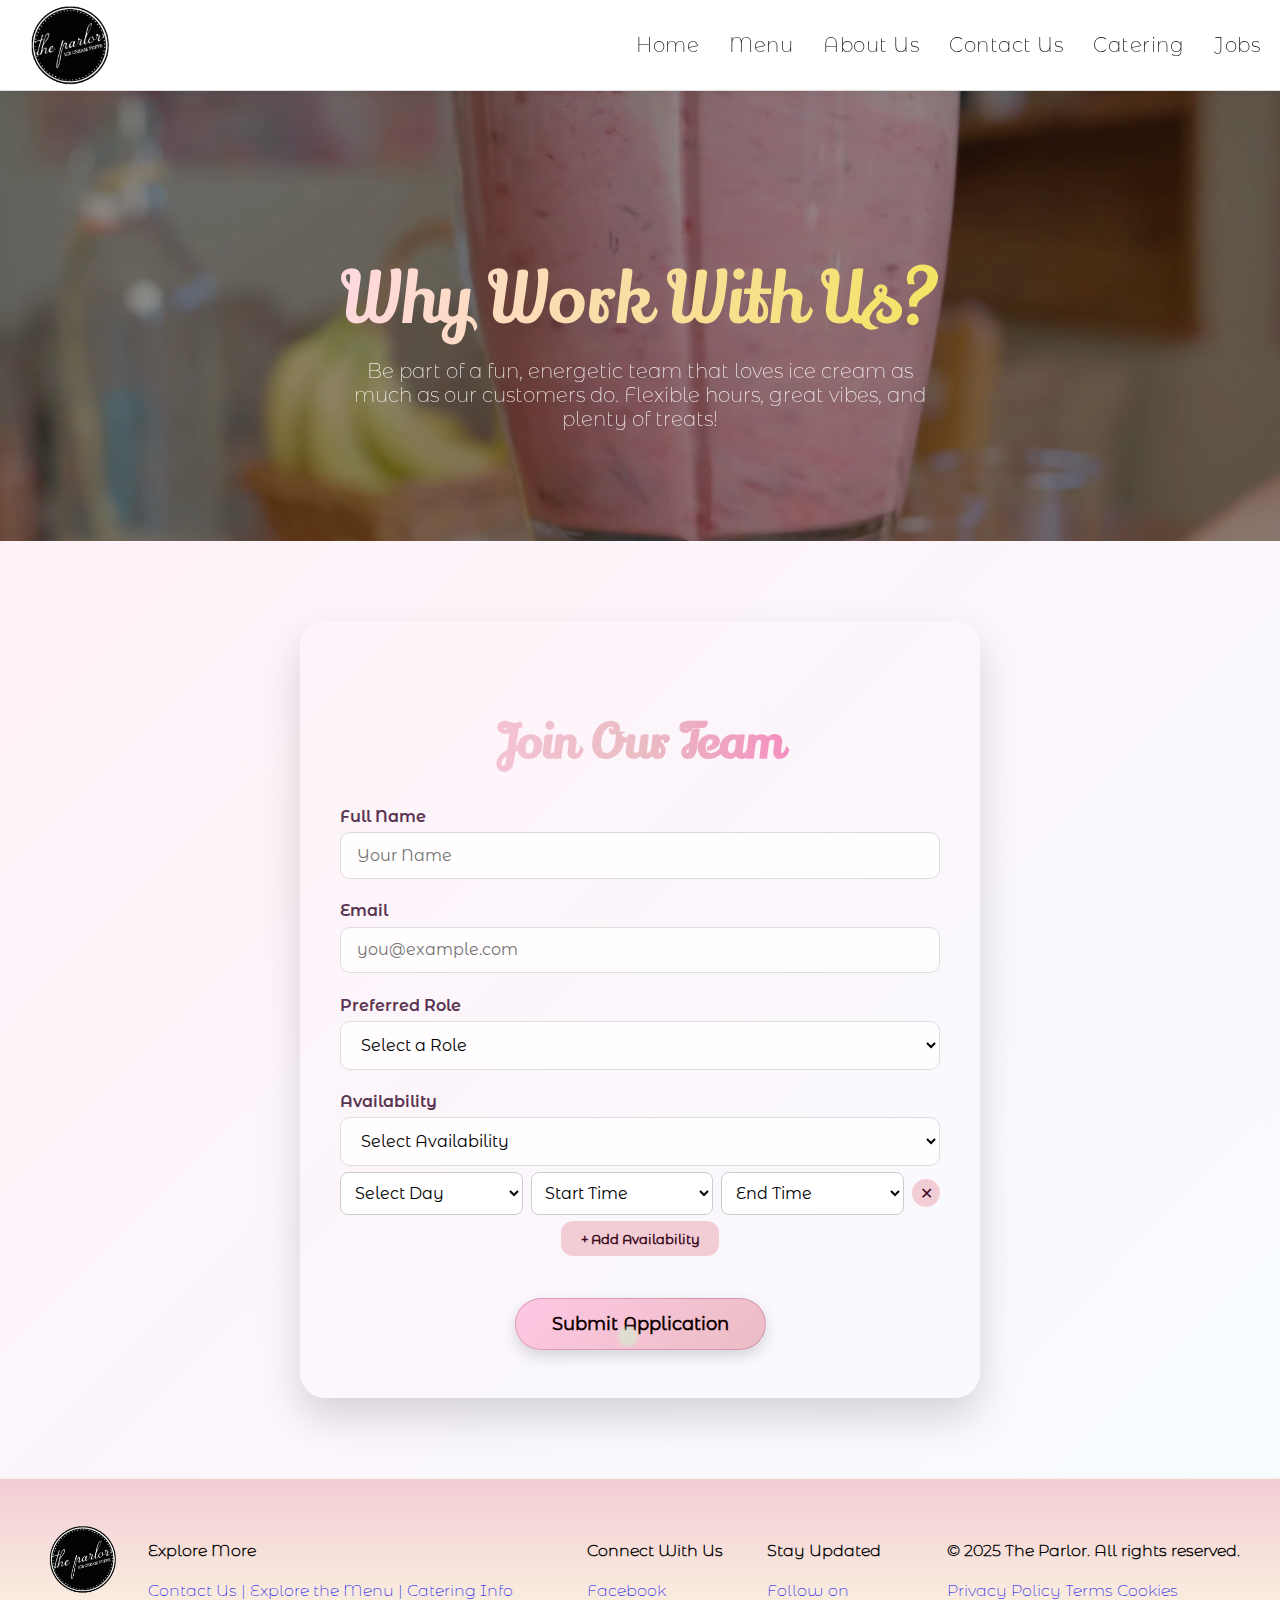
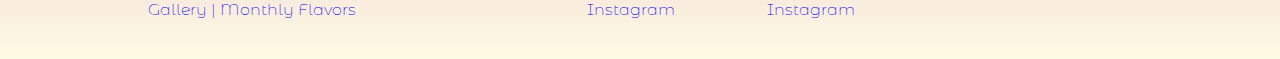
<file: jobs.html>
<!DOCTYPE html>
<html lang="en">
  <link rel="preload" href="assets/fonts/MontserratAlternates-ExtraLight.woff" as="font" type="font/woff2" crossorigin>
  <link rel="preload" href="assets/fonts/MontserratAlternates-Light.woff2" as="font" type="font/woff2" crossorigin>
  <link rel="preload" href="assets/fonts/MontserratAlternates-SemiBold.woff" as="font" type="font/woff2" crossorigin>
<link rel="preconnect" href="https://fonts.googleapis.com">
<link rel="preconnect" href="https://fonts.gstatic.com" crossorigin>    
<head>
  <meta charset="UTF-8" />
  <meta name="viewport" content="width=device-width, initial-scale=1.0" />
  <title>Jobs – Mobile</title>

  <!-- Styles -->
  <link rel="stylesheet" href="jobs.css" />
  <link rel="stylesheet" href="navbar.css" />


</head>
<body>
  <nav class="navbar">
    <!-- Left side (mobile only) -->
    <div class="left-icons">
      <div class="location-icon" id="locationBtn"></div>
      <div class="time-icon" id="timeBtn"></div>
      <div class="info-content" id="locationContent">
        <strong>Location:</strong> 2620 Fair Oaks Blvd, Sacramento, CA
      </div>
      <div class="info-content" id="timeContent">
        <strong>Hours:</strong><br>
        Thursday: 1–9:30 PM (Thanksgiving:Closed)<br>
        Friday: 1–10 PM<br>
        Saturday: 1–10 PM<br>
        Sunday: 1–9:30 PM<br>
        Monday: 1–9:30 PM<br>
        Tuesday: 1–9:30 PM<br>
        Wednesday: 1–9:30 PM
      </div>
    </div>
  
    <!-- Logo -->
    <div class="navbar-logo">
      <a href="index.html">
        <img src="/images/parlor_logo.webp" alt="The Parlor Logo">
      </a>
    </div>
  
    <!-- Right links -->
    <div class="right-links">
      <ul class="nav-links">
        <li><a href="index.html">Home</a></li>
        <li><a href="menu.html" class="highlight">Menu</a></li>
        <li><a href="aboutus.html">About Us</a></li>
        <li><a href="contact.html">Contact Us</a></li>
        <li><a href="catering.html">Catering</a></li>
        <li><a href="jobs.html">Jobs</a></li>
      </ul>
  
      <a href="menu.html" class="menu-toggle" id="menuToggle"></a>
  
      <!-- Scroll button -->
      <div class="scroll-button" id="scrollBtn"></div>
  
      <!-- Scroll dropdown -->
      <div class="scroll-menu" id="scrollMenu">
        <a class="scroll-link" href="index.html">HOME</a>
        <a class="scroll-link" href="aboutus.html">ABOUT US</a>
        <a class="scroll-link" href="contact.html">CONTACT US</a>
        <a class="scroll-link" href="catering.html">CATERING</a>
        <a class="scroll-link" href="jobs.html">JOBS</a>
      </div>
    </div>
  
    <!-- Mobile dropdown -->
    <div class="mobile-menu" id="mobileMenu">
      <a href="index.html">Home</a>
      <a href="menu.html">Menu</a>
      <a href="aboutus.html">About Us</a>
      <a href="contact.html">Contact Us</a>
      <a href="catering.html">Catering</a>
      <a href="jobs.html">Jobs</a>
    </div>
  </nav>    

  <!-- Jobs Hero -->
  <section class="jobs-hero">
    <video autoplay muted loop playsinline>
      <source src="videos/blend.mp4" type="video/mp4">
      Your browser does not support the video tag.
    </video>
    <div class="hero-overlay">
      <h1>Why Work With Us?</h1>
      <p>Be part of a fun, energetic team that loves ice cream as much as our customers do. Flexible hours, great vibes, and plenty of treats!</p>
    </div>
  </section>

  <section class="jobs-section">
    <div class="jobs-form-container">
      <h2 class="jobs-title">Join Our Team</h2>
  
      <form class="jobs-form">
        <div class="form-group">
          <label>Full Name</label>
          <input type="text" name="name" placeholder="Your Name" required>
        </div>
  
        <div class="form-group">
          <label>Email</label>
          <input type="email" name="email" placeholder="you@example.com" required>
        </div>
  
        <div class="form-group">
          <label for="role">Preferred Role</label>
          <select id="role" name="role" required>
            <option value="">Select a Role</option>
            <option value="cashier">Cashier</option>
            <option value="manager">Manager</option>
            <option value="other">Other</option>
          </select>
        </div>
        
        <div class="form-group availability-section">
          <label for="availability">Availability</label>
          <select id="availability" name="availability" required>
            <option value="">Select Availability</option>
            <option value="weekday">Weekdays</option>
            <option value="weekend">Weekends</option>
            <option value="flexible">Flexible</option>
          </select>
          <div id="availability-container" class="availability-container"></div>
          <button type="button" class="add-availability">+ Add Availability</button>
        </div>
        
        <button type="submit" class="btn-drip">Submit Application</button>
        
  </section>
  
<!-- FOOTER -->
<footer class="site-footer">
  <div class="footer-container">
    <div class="footer-left">
      <img src="../images/parlor_logo.webp" alt="The Parlor Logo" class="footer-logo">
    </div>

    <div class="footer-columns">
      <div class="footer-column">
        <h4>Explore More</h4>
        <a href="contact.html">Contact Us |</a>
        <a href="menu.html">Explore the Menu |</a>
        <a href="catering.html">Catering Info</a>
        <a href="index.html#gallery">Gallery |</a>
        <a href="https://www.instagram.com/theparloricecream/?hl=en" target="_blank" rel="noopener">Monthly Flavors</a>
      </div>

      <div class="footer-column">
        <h4>Connect With Us</h4>
        <a href="https://www.facebook.com/theparloricecream" target="_blank" rel="noopener">Facebook</a>
        <a href="https://www.instagram.com/theparloricecream/?hl=en" target="_blank" rel="noopener">Instagram</a>
      </div>

      <div class="footer-column">
        <h4>Stay Updated</h4>
        <a href="https://www.instagram.com/theparloricecream/?hl=en" target="_blank" rel="noopener">Follow on Instagram</a>
      </div>
    </div>

    <div class="footer-legal">
      <h4>© 2025 The Parlor. All rights reserved.</h4>
      <div class="footer-legal-links">
        <a href="#">Privacy Policy</a>
        <a href="#">Terms</a>
        <a href="#">Cookies</a>
      </div>
    </div>
  </div>
</footer>
<script>
  // Location & Time dropdowns
  const locationBtn = document.getElementById('locationBtn');
  const timeBtn = document.getElementById('timeBtn');
  const locationContent = document.getElementById('locationContent');
  const timeContent = document.getElementById('timeContent');

  locationBtn.addEventListener('click', (e) => {
    e.stopPropagation();
    locationContent.classList.toggle('show');
    timeContent.classList.remove('show');
  });

  timeBtn.addEventListener('click', (e) => {
    e.stopPropagation();
    timeContent.classList.toggle('show');
    locationContent.classList.remove('show');
  });

  // Scroll dropdown
  const scrollBtn = document.getElementById('scrollBtn');
  const scrollMenu = document.getElementById('scrollMenu');

  scrollBtn.addEventListener('click', (e) => {
    e.stopPropagation();
    scrollMenu.classList.toggle('show');
  });

  // Close all dropdowns when clicking outside
  document.addEventListener('click', () => {
    locationContent.classList.remove('show');
    timeContent.classList.remove('show');
    scrollMenu.classList.remove('show');
  });

</script>
<script>
  // ============================
  // AVAILABILITY FORM FUNCTIONALITY
  // ============================
  const availabilityContainer = document.getElementById('availability-container');
  const addAvailabilityBtn = document.querySelector('.add-availability');

  const days = ['Monday', 'Tuesday', 'Wednesday', 'Thursday', 'Friday', 'Saturday', 'Sunday'];

  // Generate time options (6 AM – 11 PM, every 1 hour)
  function generateTimeOptions() {
    let options = '';
    for (let hour = 6; hour <= 23; hour++) {
      const label = `${hour > 12 ? hour - 12 : hour}:00 ${hour >= 12 ? 'PM' : 'AM'}`;
      const value = `${hour}:00`;
      options += `<option value="${value}">${label}</option>`;
    }
    return options;
  }

  // Create one availability row
  function createAvailabilityRow() {
    const div = document.createElement('div');
    div.classList.add('availability-row');
    div.innerHTML = `
      <select name="day[]" required>
        <option value="">Select Day</option>
        ${days.map(day => `<option value="${day}">${day}</option>`).join('')}
      </select>
      <select name="start_time[]" required>
        <option value="">Start Time</option>
        ${generateTimeOptions()}
      </select>
      <select name="end_time[]" required>
        <option value="">End Time</option>
        ${generateTimeOptions()}
      </select>
      <button type="button" class="remove-row">✕</button>
    `;
    div.querySelector('.remove-row').addEventListener('click', () => {
      div.remove();
    });

    availabilityContainer.appendChild(div);
  }
  createAvailabilityRow();
  addAvailabilityBtn.addEventListener('click', createAvailabilityRow);
</script>

</body>
</html>
</file>
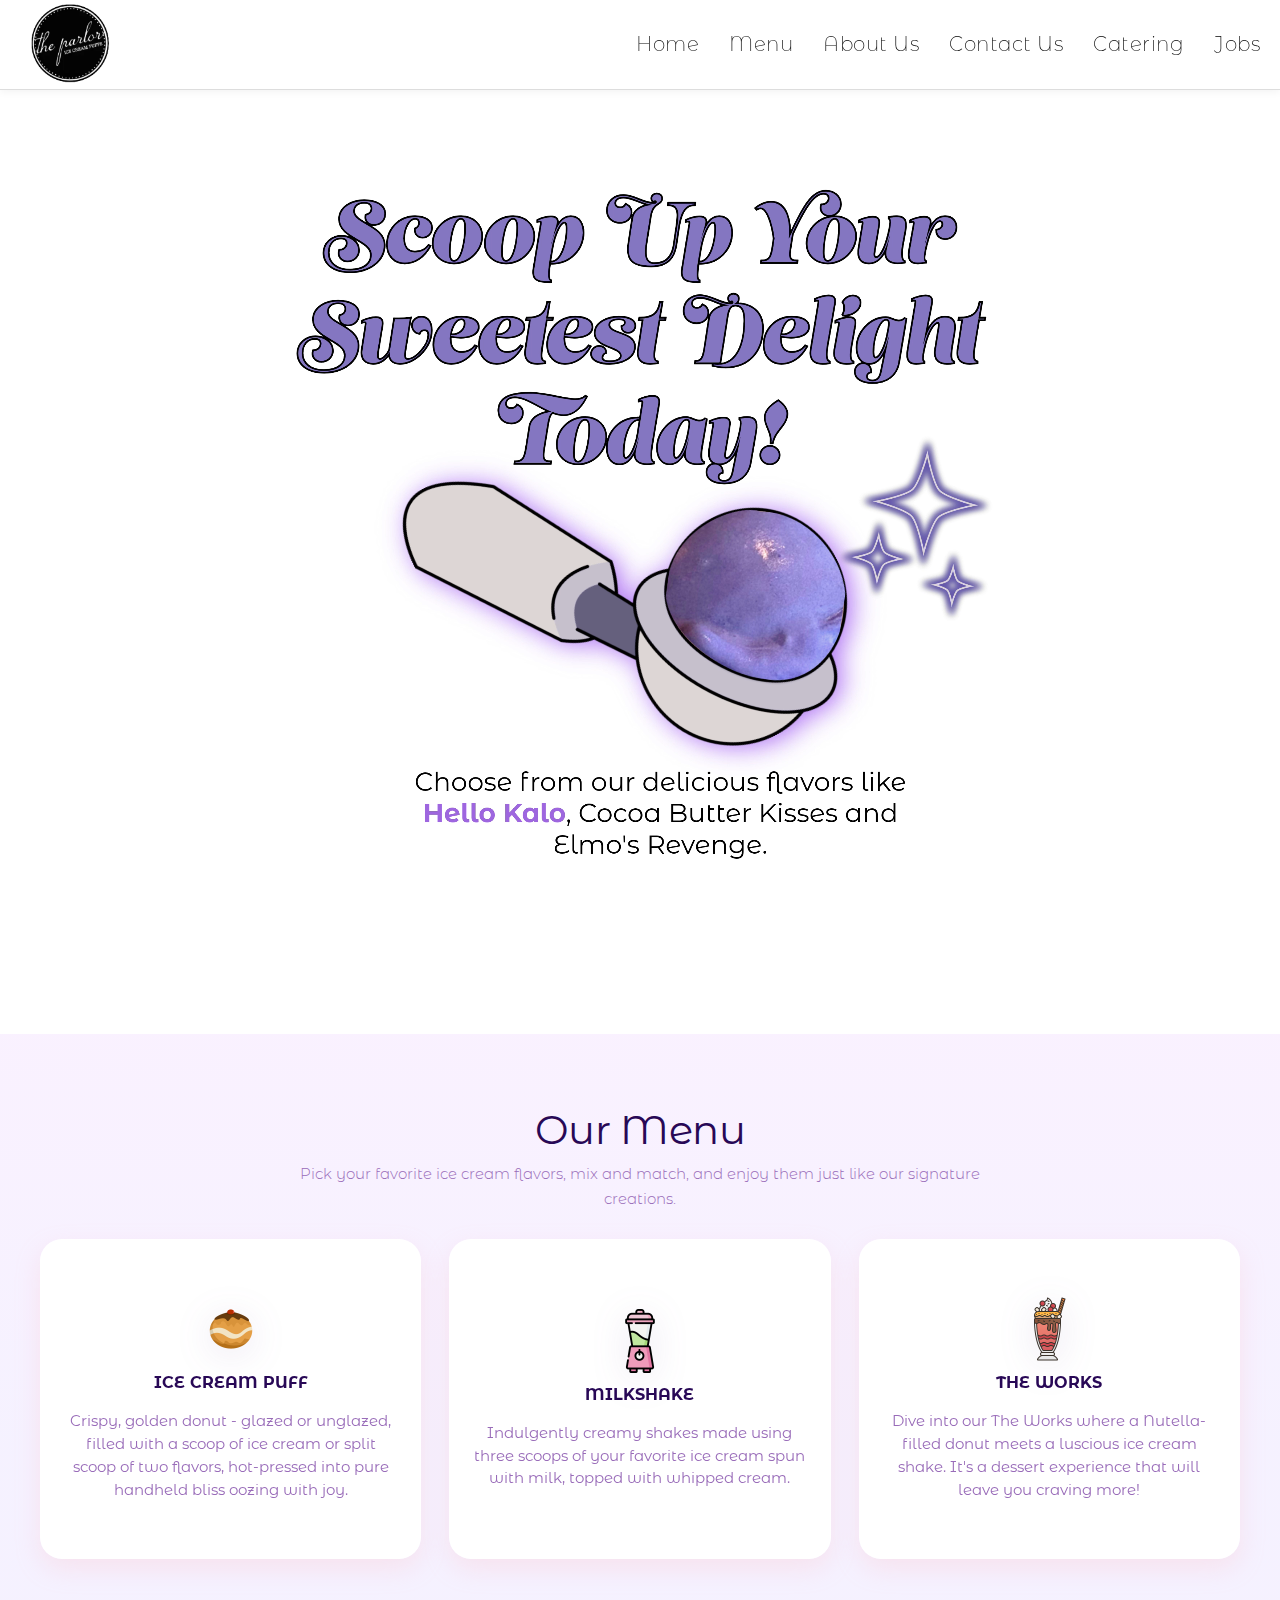
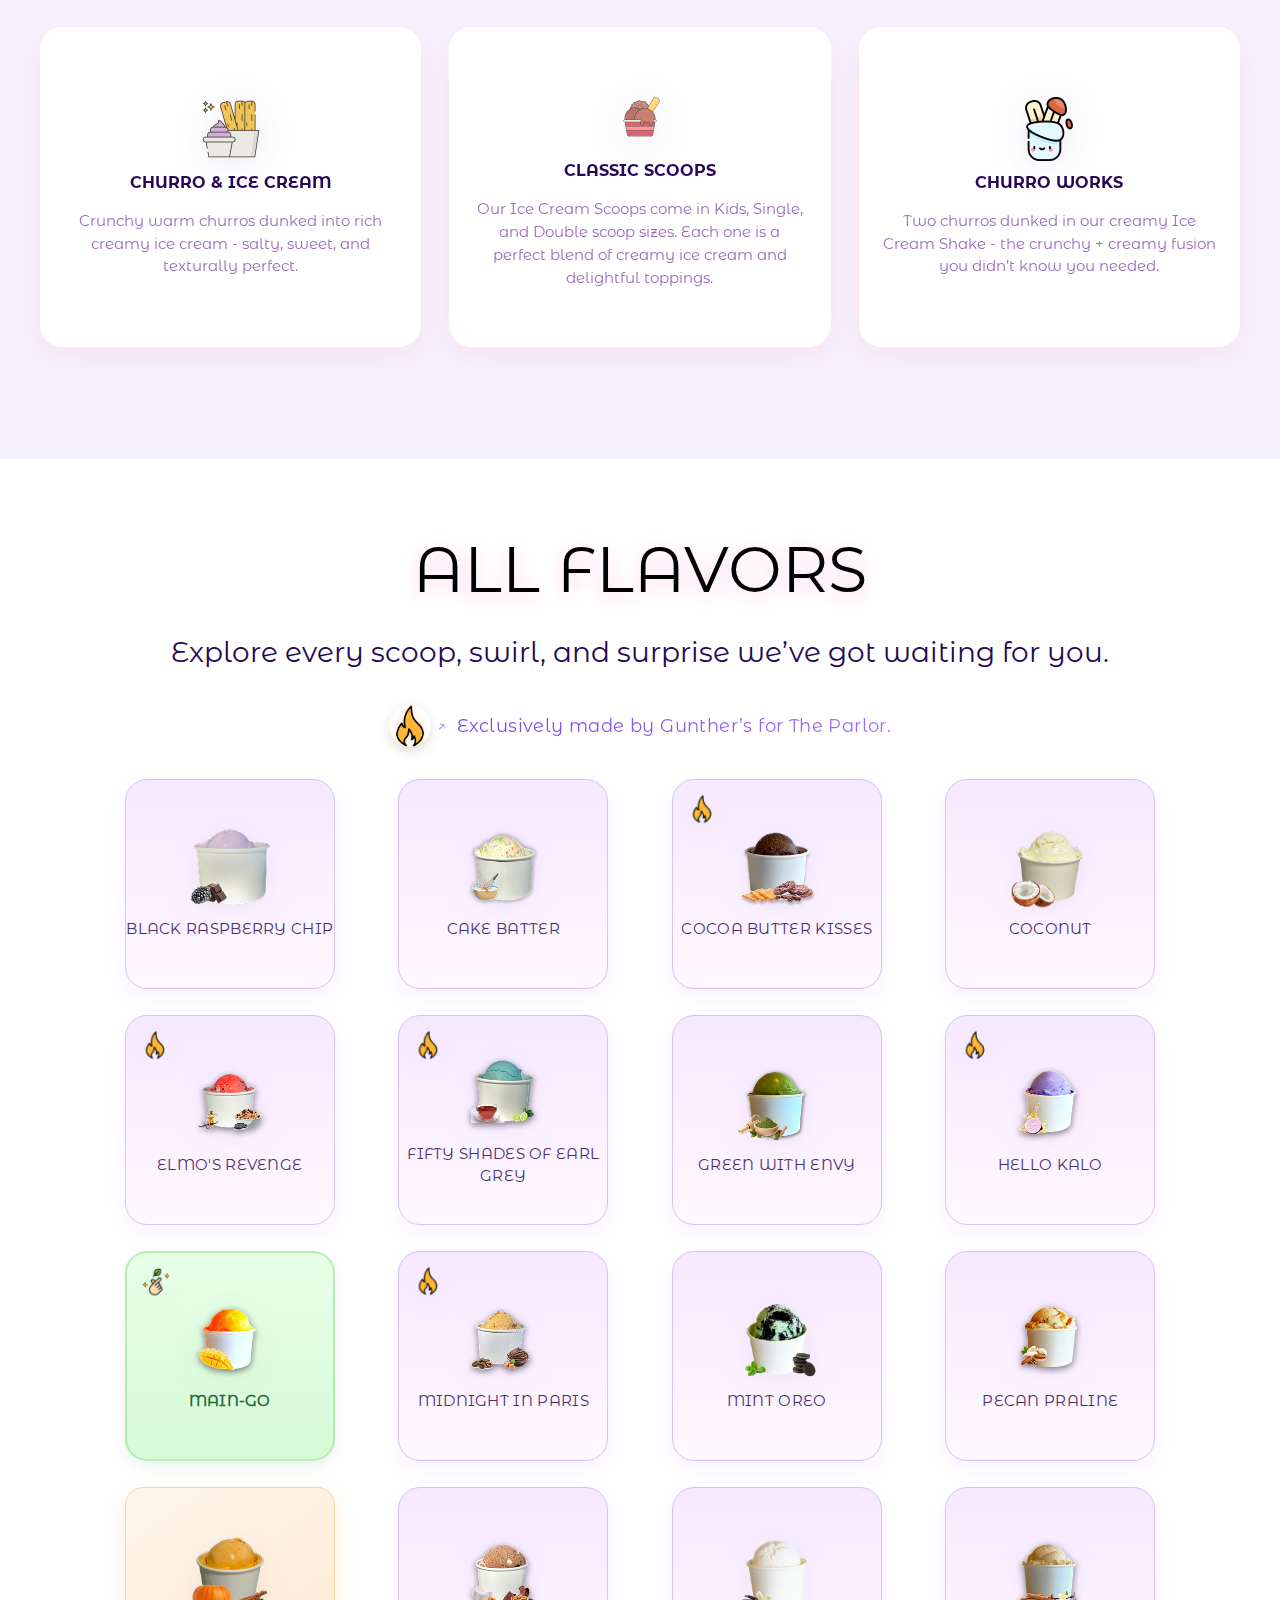
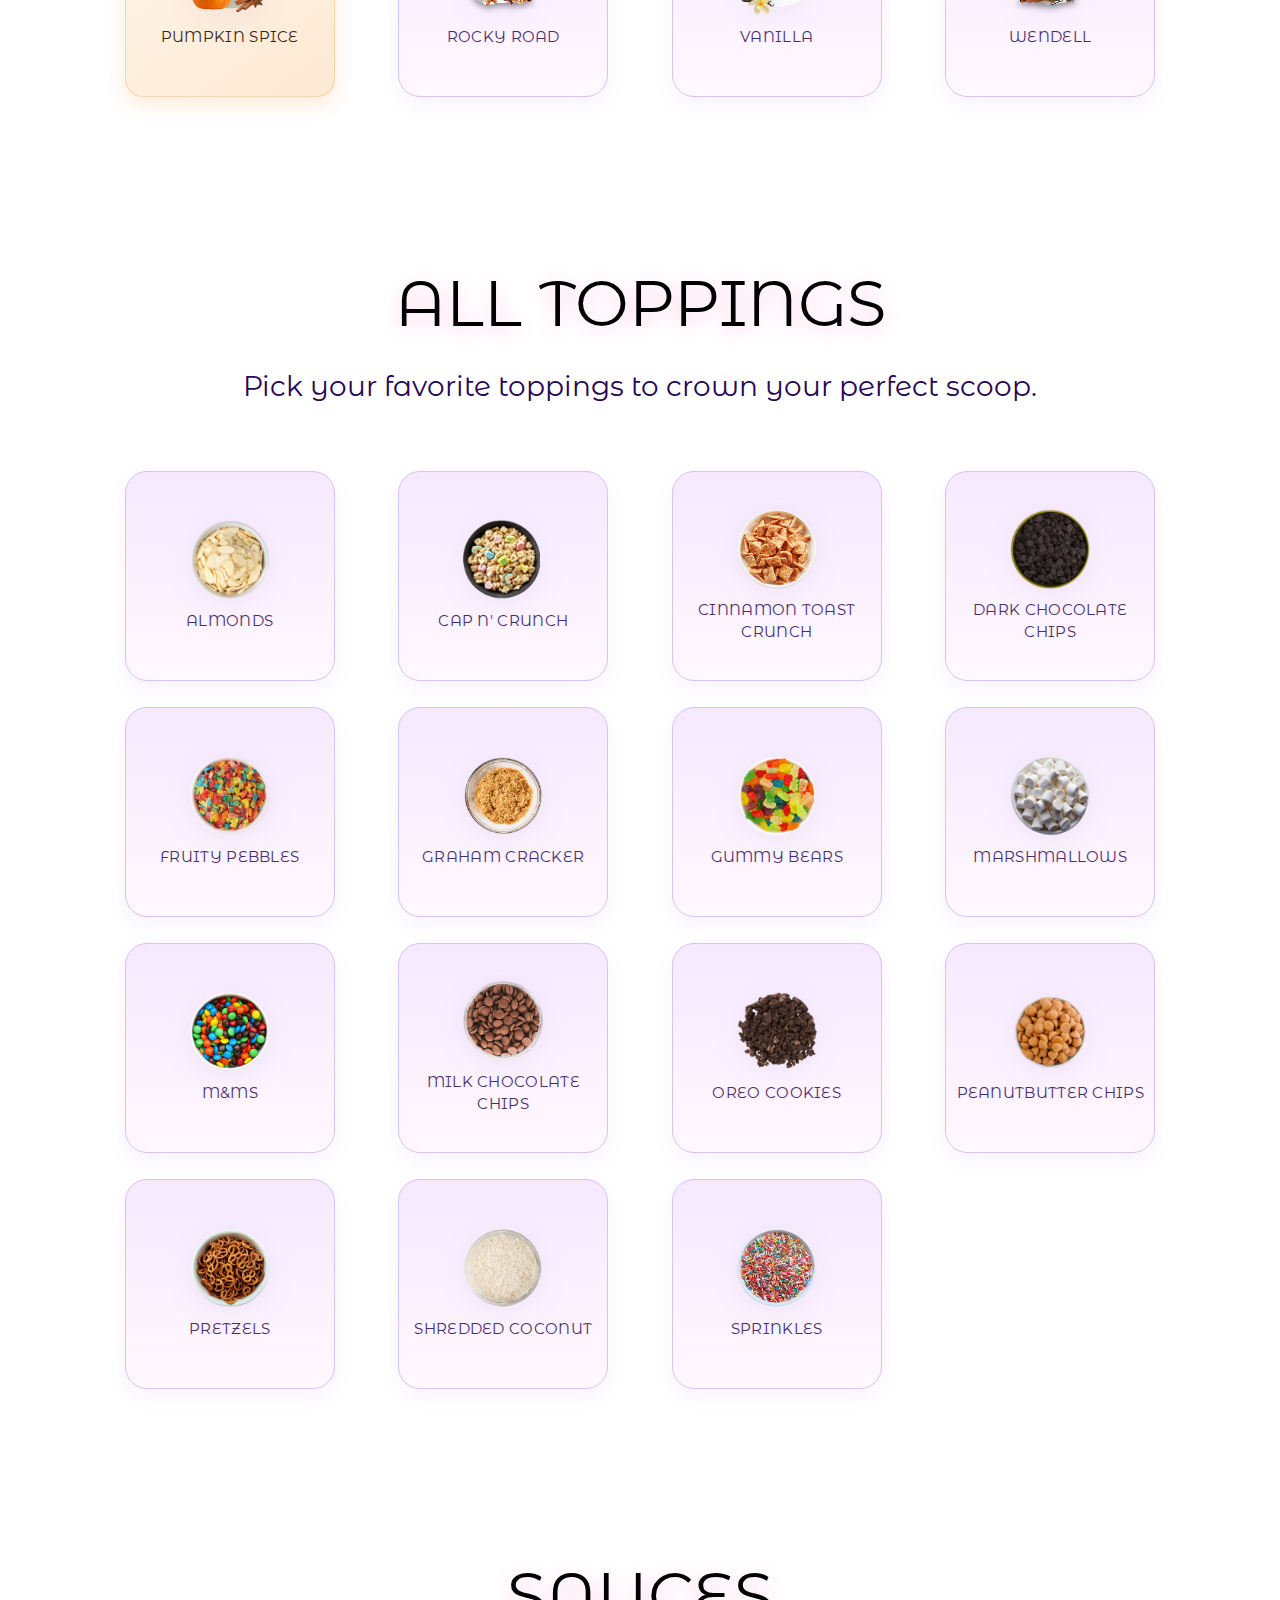
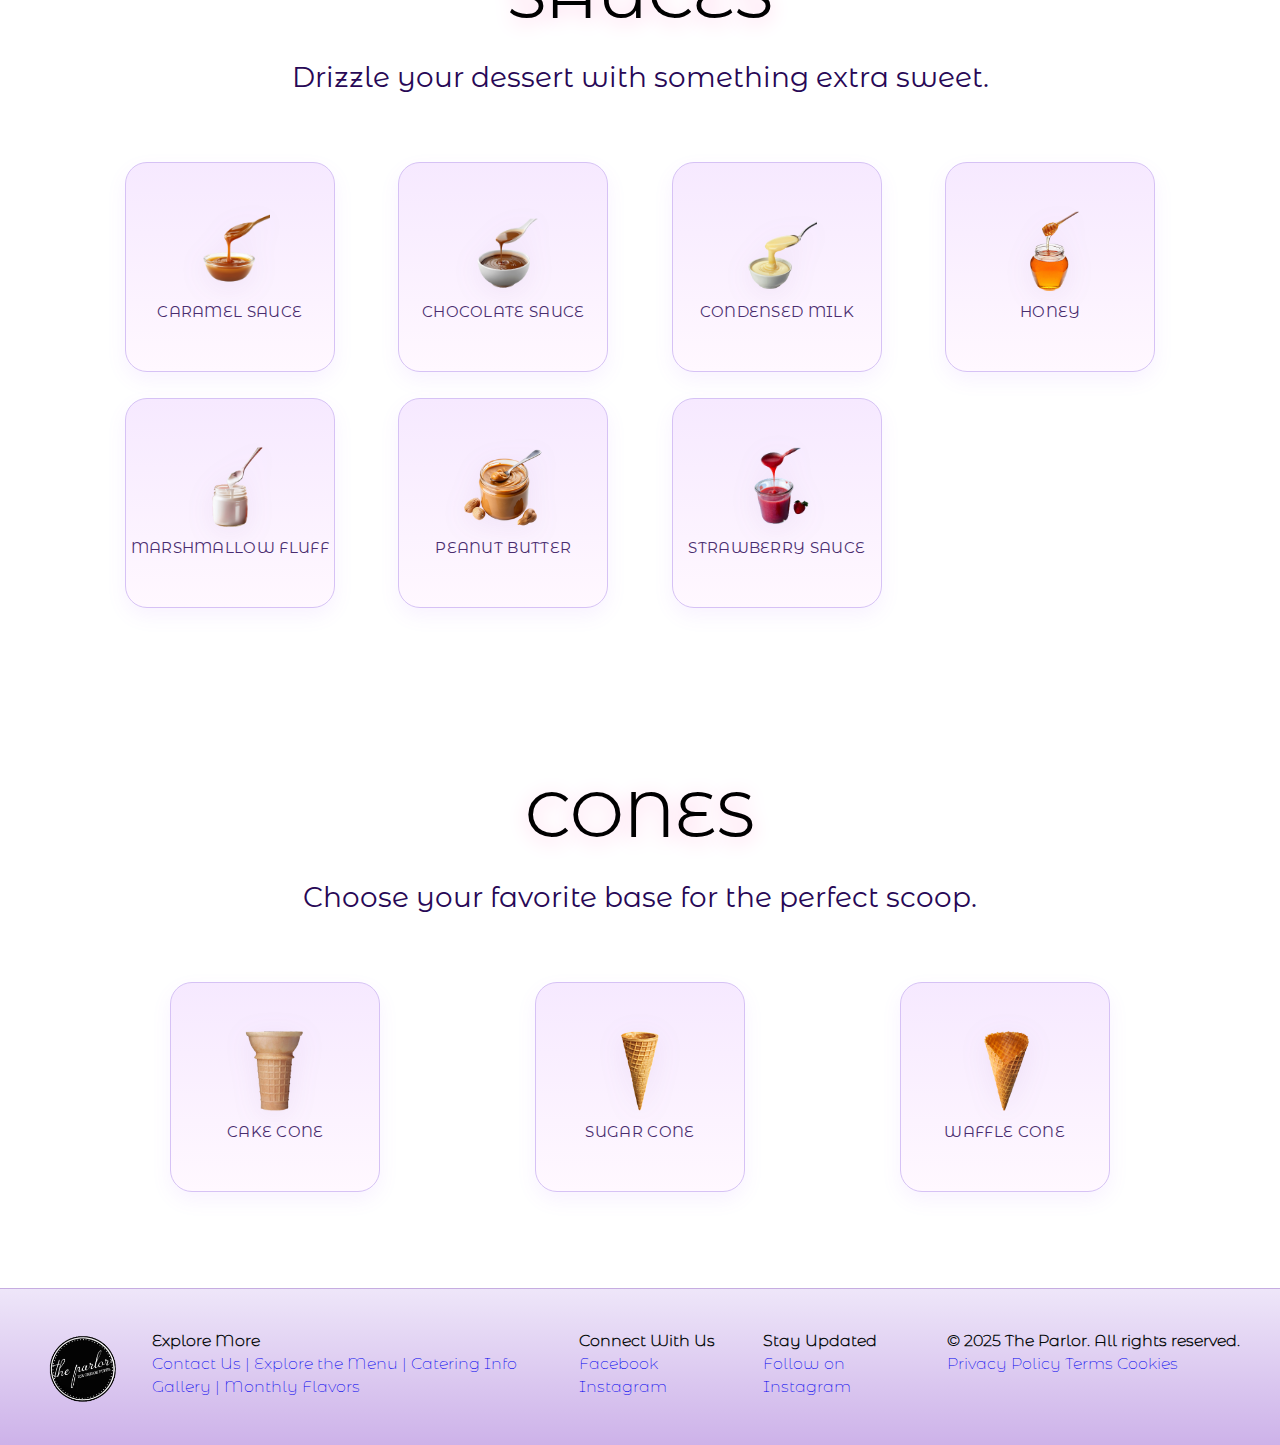
<file: menu.html>
<!DOCTYPE html>
<html lang="en">
  <link rel="preload" href="assets/fonts/MontserratAlternates-ExtraLight.woff" as="font" type="font/woff2" crossorigin>
  <link rel="preload" href="assets/fonts/MontserratAlternates-Light.woff2" as="font" type="font/woff2" crossorigin>
  <link rel="preload" href="assets/fonts/MontserratAlternates-Medium.woff" as="font" type="font/woff2" crossorigin>
  <link rel="preload" href="assets/fonts/MontserratAlternates-Regular.woff" as="font" type="font/woff2" crossorigin>
<link rel="preconnect" href="https://fonts.googleapis.com">
<link rel="preconnect" href="https://fonts.gstatic.com" crossorigin>    
<head>
  <meta charset="utf-8" />
  <meta name="viewport" content="width=device-width, initial-scale=1" />
  <meta name="description" content="Explore The Parlor’s full menu of Hot Pressed Ice Cream Puffs, milkshakes, and premium desserts made in collaboration with Gunther’s Ice Cream.">
<meta name="keywords" content="ice cream puff menu, Hot Pressed Ice Cream Puffs, premium desserts, Gunther’s Ice Cream flavors, ice cream milkshakes, churros, churros in Sacramento, Sacramento desserts, seasonal dessert flavors, Sacramento dessert menu, local ice cream puffs, The Parlor dessert menu">

  <title>The Parlor — Menu</title>

  <link rel="stylesheet" href="navbar.css" />
  <link rel="stylesheet" href="menu.css" />

  <style>

    html,body { margin:0; padding:0; font-family: 'Montserrat', sans-serif; -webkit-font-smoothing:antialiased; -moz-osx-font-smoothing:grayscale; }
    #canvas { padding-top: 90px; } 

    :root{
      --pastel-1: #f6e8ff;   
      --pastel-2: #efe9ff;   
      --accent: #6f3aa6;   
      --muted: #5a4b6f;
      --card-bg: #fff;
      --glass: rgba(255,255,255,0.6);
      --shadow-soft: 0 10px 30px rgba(110,66,150,0.08);
      --shadow-strong: 0 20px 50px rgba(110,66,150,0.12);
      --ease: cubic-bezier(.2,.9,.3,1);
    }

    /* ---- Menu Section wrapper ---- */
    .menu-section {
      background: linear-gradient(180deg, rgba(246,232,255,0.6) 0%, rgba(244,240,255,0.9) 40%);
      padding: 72px 24px;
      box-sizing: border-box;
    }

    .menu-section-container {
      max-width: 1200px;
      margin: 0 auto;
    }

    .menu-section-title {
  max-width: 720px;
  margin: 0 auto;           
  text-align: center;      
  font-family: 'Lily Script One';
  font-size: clamp(32px, 5vw, 64px);
  color: var(--accent-dark);
  line-height: 1.2;
}

    .menu-section-title h2 {
      font-family: 'Montserrat Alternates', sans-serif;
      font-weight: 300;
      color: #280856;
      font-size: clamp(28px, 4vw, 40px);
      margin: 0 0 8px 0;
      letter-spacing: -0.01em;
    }

    .menu-section-title p {
      margin: 0 0 28px 0;
      color: #996cb9;
      font-size: clamp(14px, 1.2vw, 16px);
      font-family: 'Montserrat light';
      line-height: 1.6;
      max-width: 880px;
    }

    .menu-grid {
      display: grid;
      grid-template-columns: repeat(3, 1fr);
      gap: 28px;
      align-items: stretch;
    }

    @media (max-width: 960px) {
      .menu-grid { grid-template-columns: repeat(2, 1fr); gap: 18px; }
    }
    @media (max-width: 620px) {
      .menu-grid { grid-template-columns: 1fr; gap: 14px; padding: 0 8px; }
    }

    .script-background {
      position: relative; 
      width: 100%;
      box-sizing: border-box;
      padding: 40px 24px 120px;
      overflow: visible;
      background: transparent;
    }

    .visually-hidden { position:absolute !important; height:1px; width:1px; overflow:hidden; clip:rect(1px,1px,1px,1px); white-space:nowrap; }
  </style>
</head>
<body>
  <body class="menu-page">

    <nav class="navbar">
      <!-- Left side (mobile only) -->
      <div class="left-icons">
        <div class="location-icon" id="locationBtn"></div>
        <div class="time-icon" id="timeBtn"></div>
        <div class="info-content" id="locationContent">
          <strong>Location:</strong> 2620 Fair Oaks Blvd, Sacramento, CA
        </div>
        <div class="info-content" id="timeContent">
          <strong>Hours:</strong><br>
          Thursday: 1–9:30 PM (Thanksgiving:Closed)<br>
          Friday: 1–10 PM<br>
          Saturday: 1–10 PM<br>
          Sunday: 1–9:30 PM<br>
          Monday: 1–9:30 PM<br>
          Tuesday: 1–9:30 PM<br>
          Wednesday: 1–9:30 PM
        </div>
      </div>
    
      <!-- Logo -->
      <div class="navbar-logo">
        <a href="index.html">
          <img src="/images/parlor_logo.webp" alt="The Parlor Logo">
        </a>
      </div>
    
      <!-- Right links -->
      <div class="right-links">
        <ul class="nav-links">
          <li><a href="index.html">Home</a></li>
          <li><a href="menu.html" class="highlight">Menu</a></li>
          <li><a href="aboutus.html">About Us</a></li>
          <li><a href="contact.html">Contact Us</a></li>
          <li><a href="catering.html">Catering</a></li>
          <li><a href="jobs.html">Jobs</a></li>
        </ul>
    
        <a href="menu.html" class="menu-toggle" id="menuToggle"></a>
    
        <!-- Scroll button -->
        <div class="scroll-button" id="scrollBtn"></div>
    
        <!-- Scroll dropdown -->
        <div class="scroll-menu" id="scrollMenu">
          <a class="scroll-link" href="index.html">HOME</a>
          <a class="scroll-link" href="aboutus.html">ABOUT US</a>
          <a class="scroll-link" href="contact.html">CONTACT US</a>
          <a class="scroll-link" href="catering.html">CATERING</a>
          <a class="scroll-link" href="jobs.html">JOBS</a>
        </div>
      </div>
    
      <!-- Mobile dropdown -->
      <div class="mobile-menu" id="mobileMenu">
        <a href="index.html">Home</a>
        <a href="menu.html">Menu</a>
        <a href="aboutus.html">About Us</a>
        <a href="contact.html">Contact Us</a>
        <a href="catering.html">Catering</a>
        <a href="jobs.html">Jobs</a>
      </div>
    </nav>    
    

  <div id="canvas"> </div>
  <div class="menu-video-container">
  <video
    autoplay
    muted
    loop
    playsinline
    preload="auto"
    class="menu-video"
    id="menuVideo"
   >
    <source src="videos/heroine.mp4" type="video/mp4" />
    Your browser does not support the video tag.
   </video>
  </div>


<div class="explore-button-container">
  <a href="#flavors" class="btn-lavender">Explore Our Flavors</a>
</div>

  <section class="menu-section" aria-labelledby="menuHeading">
    <div class="menu-section-container">
      <div class="menu-section-header">
        <div class="menu-section-title" id="menuHeading">
          <h2>Our Menu</h2>
          <p>
            Pick your favorite ice cream flavors, mix and match, and enjoy them just like our signature creations.
          </p>
        </div>
      </div>

      <div class="menu-grid" aria-live="polite">
        <!-- Card 1 -->
       <article class="menu-card" tabindex="0" aria-labelledby="m1-title">
<!-- MENU CARD -->
<div class="menu-card puff">
  <div class="menu-inner">
    <!-- FRONT -->
    <div class="menu-card-front">
      <img class="menu_icon" src="icons/sweet.png" alt="Ice Cream Icon">
      <h4>ICE CREAM PUFF</h4>
      <p>Crispy, golden donut - glazed or unglazed, filled with a scoop of ice cream or split scoop of two flavors, hot-pressed into pure handheld bliss oozing with joy.</p>
    </div>

    <!-- BACK -->
    <div class="menu-card-back">
      <img src="images/img1.jpg" alt="puff" />
    </div>
  </div>
</div>
</article>

        <!-- Card 2 -->
        <div class="menu-card milkshake">
          <div class="menu-inner">
            <!-- FRONT 2 -->
            <div class="menu-card-front">
              <img class="menu_icon" src="icons/scoop.png" alt="Shake Icon">
              <h4>MILKSHAKE</h4>
              <p>Indulgently creamy shakes made using three scoops of your favorite ice cream spun with milk, topped with whipped cream.</p>
            </div>
        
            <!-- BACK 2 -->
            <div class="menu-card-back">
              <img src="images/shake.jpg" alt="SHAKE" />
            </div>
          </div>
        </div>
        </article>

        <!-- Card 3 -->
        <div class="menu-card works">
          <div class="menu-inner">
            <!-- FRONT 3 -->
            <div class="menu-card-front">
              <img class="menu_icon" src="icons/milk-shake.png" alt="Works Icon">
              <h4>THE WORKS</h4>
              <p>Dive into our The Works where a Nutella-filled donut meets a luscious ice cream shake. It's a dessert experience that will leave you craving more! </p>
            </div>
        
            <!-- BACK 3 -->
            <div class="menu-card-back">
              <img src="images/works1.jpg" alt="works" />
            </div>
          </div>
        </div>
        <!-- CARD 4 -->
               <div class="menu-card churro">
                <div class="menu-inner">
                <!-- FRONT 4 -->
                <div class="menu-card-front">
                 <img class="menu_icon" src="icons/churros.png" alt="Ice Cream churro">
                <h4>CHURRO & ICE CREAM</h4>
                   <p>Crunchy warm churros dunked into rich creamy ice cream - salty, sweet, and texturally perfect.</p>
                </div>
        
                <!-- BACK 4 -->
               <div class="menu-card-back">
               <img src="images/churro.jpg" alt="churro" />
            </div>
          </div>
        </div>

         <!-- CARD 5 -->
         <div class="menu-card sundae">
          <div class="menu-inner">
          <!-- FRONT 5 -->
          <div class="menu-card-front">
           <img class="menu_icon" src="icons/ice-cream.png" alt="Ice Cream sundae">
          <h4>CLASSIC SCOOPS</h4>
             <p>Our Ice Cream Scoops come in Kids, Single, and Double scoop sizes. Each one is a perfect blend of creamy ice cream and delightful toppings.</p>
          </div>
  
          <!-- BACK 5 -->
         <div class="menu-card-back">
         <img src="images/photo9.jpg" alt="puff" />
      </div>
    </div>
  </div>
   
   <!-- CARD 6 -->
   <div class="menu-card dunk">
    <div class="menu-inner">
    <!-- FRONT 6 -->
    <div class="menu-card-front">
     <img class="menu_icon" src="icons/churros (1).png" alt="Ice Cream dunk">
    <h4>CHURRO WORKS</h4>
       <p>Two churros dunked in our creamy Ice Cream Shake - the crunchy + creamy fusion you didn’t know you needed.</p>
    </div>

    <!-- BACK 6 -->
   <div class="menu-card-back">
   <img src="images/CW.jpg" alt="puff" />

   <!-- Mobile Flip Prompt -->
<div class="mobile-flip-hint">
  <p>💡 Tap a card to view its back!</p>
</div>

</div>
</div>
</div>

  </section>

  <!-- ==========================
       FLAVORS
       ========================== -->
       <section id="flavors" class="flavors-section" aria-labelledby="flavorsHeading">
        <h2 id="flavorsHeading" class="flavors-title">ALL FLAVORS</h2>
        <p class="flavors-subtitle">Explore every scoop, swirl, and surprise we’ve got waiting for you.</p>
      
        <!--  Premium indicator -->

        <div class="flavors-premium">
          <a href="https://gunthersicecream.com"
             target="_blank"
             rel="noopener noreferrer"
             class="premium-link">
            <img src="icons/fire.png" alt="Gunther’s Premium Icon" class="premium-icon">
            <span class="newtab-icon" aria-hidden="true">↗</span>
          </a>
          <span>Exclusively made by Gunther’s for The Parlor.</span>
        </div>
        
        
        
        <div class="flavors-bg" aria-hidden="true" style="display:none;"></div>

    <!-- Flavor Cards -->
    <div class="flavor-grid" id="flavor-grid">
      <div class="flavor-item">
        <img src="menu/M1.png" alt="">
        <p>BLACK RASPBERRY CHIP</p>
        <div class="flavor-hover">Tangy Black Raspberries swirled with rich Dark Chocolate Chips</div>
      </div>
    
      <div class="flavor-item">
        <img src="menu/M2.png" alt="">
        <p>CAKE BATTER</p>
        <div class="flavor-hover">Sweet and buttery, just like licking the spoon of Birthday Cake Batter</div>
      </div>
    
      <div class="flavor-item ">
        <img src="icons/fire.png" alt="Gunther's" class="fire">
        <img src="menu/M3.png" alt="">
        <p>COCOA BUTTER KISSES</p>
        <div class="flavor-hover">Silky Chocolate Cookie Butter with Graham Cracker</div>
      </div>
         

      <div class="flavor-item">
        <img src="menu/M13.png" alt="">
        <p>COCONUT</p>
        <div class="flavor-hover">Tropical Ice Cream made with real Coconut Milk</div>
      </div>
    
      <div class="flavor-item ">
        <img src="icons/fire.png" alt="Gunther's" class="fire">
        <img src="menu/M5.png" alt="">
        <p>ELMO'S REVENGE</p>
        <div class="flavor-hover">Vanilla Ice Cream with oreo, cookie dough and chocolate chips</div>
      </div>
          
      <div class="flavor-item">
        <img src="icons/fire.png" alt="Gunther's" class="fire">
        <img src="menu/M4.png" alt="">
        <p>FIFTY SHADES OF EARL GREY</p>
        <div class="flavor-hover">Black Tea with notes of Bergamot and vanilla undertones</div>
      </div>
    
      <div class="flavor-item">
        <img src="menu/M6.png" alt="">
        <p>GREEN WITH ENVY</p>
        <div class="flavor-hover">Creamy Matcha Green Tea sweetened with Vanilla</div>
      </div>
    
      <div class="flavor-item">
        <img src="icons/fire.png" alt="Gunther's" class="fire">
        <img src="menu/M7.png" alt="">
        <p>HELLO KALO</p>
        <div class="flavor-hover">Taro Coconut Ice Cream with Condensed Milk</div>
      </div>
    
      <div class="flavor-item dairy-free">
        <img src="icons/dairy.png" alt="Dairy Free" class="diet-badge">
        <img src="menu/M8.png" alt="">
        <p>MAIN-GO</p>
        <div class="flavor-hover">
          Our only Dairy-Free Option. Juicy Mango Sorbet
        </div>
      </div>    

      <div class="flavor-item">
                <img src="icons/fire.png" alt="Gunther's" class="fire">
        <img src="menu/M9.png" alt="">
        <p>MIDNIGHT IN PARIS</p>
        <div class="flavor-hover">Hazelnut Dark Chocolate with Espresso</div>
      </div>
    
      <div class="flavor-item">
        <img src="menu/M15.png" alt="">
        <p>MINT OREO</p>
        <div class="flavor-hover">Cool mint ice cream blended with crunchy Oreo Bits</div>
      </div> 
      
      <div class="flavor-item">
        <img src="menu/M10.png" alt="">
        <p>PECAN PRALINE</p>
        <div class="flavor-hover">Toasted Pecans wrapped in ribbons of Buttery Caramel</div>
      </div>

      <div class="flavor-item pumpkin">
        <img src="menu/M14.png" alt="">
        <p>PUMPKIN SPICE</p>
        <div class="flavor-hover">
          Creamy Pumpkin infused with Holiday Spice and Vanilla.
        </div>
      </div>
          
    
      <div class="flavor-item">
        <img src="menu/M11.png" alt="">
        <p>ROCKY ROAD</p>
        <div class="flavor-hover">Chocolate, Marshmallows, and Almonds for a classic adventure.</div>
      </div>

      <div class="flavor-item">
        <img src="menu/M16.png" alt="">
        <p>VANILLA</p>
        <div class="flavor-hover">Smooth & Classic,Vanilla bean for a timeless flavor.</div>
      </div>      
    
      <div class="flavor-item">
        <img src="menu/M12.png" alt="">
        <p>WENDELL</p>
        <div class="flavor-hover">Vanilla Sweet cream with ribbons of Cinnamon Swirls.</div>
      </div>
    </div>
  </section>

<!-- ==========================
     TOPPINGS — Modern Grid
     ========================== -->
     <section id="toppings" class="flavors-section" aria-labelledby="toppingsHeading">
      <h2 id="toppingsHeading" class="flavors-title">ALL TOPPINGS</h2>
      <p class="flavors-subtitle">Pick your favorite toppings to crown your perfect scoop.</p>
    
      <div class="flavors-bg" aria-hidden="true" style="display:none;"></div>
    
      <div class="flavor-grid" id="topping-grid">
        <div class="flavor-item">
          <img src="toppings/T1.png" alt="Almonds">
          <p>ALMONDS</p>
        </div>
        <div class="flavor-item">
          <img src="toppings/T3.png" alt="Cereal">
          <p>CAP N' CRUNCH</p>
        </div>
        <div class="flavor-item">
          <img src="toppings/T5.png" alt="Cinnamon">
          <p>CINNAMON TOAST CRUNCH</p>
        </div>
        <div class="flavor-item">
          <img src="toppings/T4.png" alt="Dark Chocolate Chips">
          <p>DARK CHOCOLATE CHIPS</p>
        </div>
        <div class="flavor-item">
          <img src="toppings/T6.png" alt="Fruit pebbles">
          <p>FRUITY PEBBLES</p>
        </div>
        <div class="flavor-item">
          <img src="toppings/T6_2.png" alt="graham">
          <p>GRAHAM CRACKER</p>
        </div>
        <div class="flavor-item">
          <img src="toppings/T6_1.png" alt="Gummy">
          <p>GUMMY BEARS</p>
        </div>

        <div class="flavor-item">
          <img src="toppings/T7.png" alt="Marshmallow">
          <p>MARSHMALLOWS</p>
        </div>
        <div class="flavor-item">
          <img src="toppings/T8.png" alt="m&m">
          <p>M&MS</p>
        </div>
        <div class="flavor-item">
          <img src="toppings/T9.png" alt="Milk chocolate chips">
          <p>MILK CHOCOLATE CHIPS</p>
        </div>
        <div class="flavor-item">
          <img src="toppings/T10.png" alt="Oreo Cookies">
          <p>OREO COOKIES</p>
        </div>
        <div class="flavor-item">
          <img src="toppings/T2.png" alt="Butter">
          <p>PEANUTBUTTER CHIPS</p>
        </div>
        <div class="flavor-item">
          <img src="toppings/T11.png" alt="Pretzels">
          <p>PRETZELS</p>
        </div>       
        <div class="flavor-item">
          <img src="toppings/T12.png" alt="Shredded Coconut">
          <p>SHREDDED COCONUT</p>
        </div>
        <div class="flavor-item">
          <img src="toppings/T13.png" alt="Sprinkles">
          <p>SPRINKLES</p>
        </div>

      </div>
    </section>
    
    <!-- =======
         SAUCES
         ======= -->
    <section id="sauces" class="flavors-section" aria-labelledby="saucesHeading">
      <h2 id="saucesHeading" class="flavors-title">SAUCES</h2>
      <p class="flavors-subtitle">Drizzle your dessert with something extra sweet.</p>
    
      <div class="flavors-bg" aria-hidden="true" style="display:none;"></div>
    
      <div class="flavor-grid" id="sauce-grid">
        <div class="flavor-item">
          <img src="toppings/S1.png" alt="Caramel Sauce">
          <p>CARAMEL SAUCE</p>
        </div>
        <div class="flavor-item">
          <img src="toppings/S2.png" alt="Chocolate Sauce">
          <p>CHOCOLATE SAUCE</p>
        </div>
        <div class="flavor-item">
          <img src="toppings/CM.png" alt="Condensed Milk">
          <p>CONDENSED MILK</p>
        </div>          
        <div class="flavor-item">
          <img src="toppings/hon.png" alt="Honey">
          <p>HONEY</p>
        </div>        
        <div class="flavor-item">
          <img src="toppings/S2.0.png" alt="Marshmallow Fluff">
          <p>MARSHMALLOW FLUFF</p>
        </div>        
        <div class="flavor-item">
          <img src="toppings/S2.1.png" alt="PB Sauce">
          <p>PEANUT BUTTER</p>
        </div>        
        <div class="flavor-item">
          <img src="toppings/S3.png" alt="Strawberry Sauce">
          <p>STRAWBERRY SAUCE</p>
        </div>
      </div>
    </section>
<!-- =======
     CONES 
     ======= -->
     <section id="cones" class="flavors-section" aria-labelledby="conesHeading">
      <h2 id="conesHeading" class="flavors-title">CONES</h2>
      <p class="flavors-subtitle">Choose your favorite base for the perfect scoop.</p>
    
      <div class="flavors-bg" aria-hidden="true" style="display:none;"></div>
    
      <div class="flavor-grid" id="cones-grid">
        <div class="flavor-item">
          <img src="toppings/C1.png" alt="Cake Cone">
          <p>CAKE CONE</p>
        </div>
        <div class="flavor-item">
          <img src="toppings/C3.png" alt="Sugar Cone">
          <p>SUGAR CONE</p>
        </div>
        <div class="flavor-item">
          <img src="toppings/C2.png" alt="Waffle Cone">
          <p>WAFFLE CONE</p>
        </div>
      </div>
    </section>

<!-- FOOTER -->
<footer class="site-footer">
  <div class="footer-container">
    <div class="footer-left">
      <img src="../images/parlor_logo.webp" alt="The Parlor Logo" class="footer-logo">
    </div>

    <div class="footer-columns">
      <div class="footer-column">
        <h4>Explore More</h4>
        <a href="contact.html">Contact Us |</a>
        <a href="menu.html">Explore the Menu |</a>
        <a href="catering.html">Catering Info </a>
        <a href="index.html#gallery">Gallery |</a>
        <a href="https://www.instagram.com/theparloricecream/?hl=en" target="_blank" rel="noopener">Monthly Flavors</a>
      </div>

      <div class="footer-column">
        <h4>Connect With Us</h4>
        <a href="https://www.facebook.com/theparloricecream" target="_blank" rel="noopener">Facebook</a>
        <a href="https://www.instagram.com/theparloricecream/?hl=en" target="_blank" rel="noopener">Instagram</a>
      </div>

      <div class="footer-column">
        <h4>Stay Updated</h4>
        <a href="https://www.instagram.com/theparloricecream/?hl=en" target="_blank" rel="noopener">Follow on Instagram</a>
      </div>
    </div>

    <div class="footer-legal">
      <h4>© 2025 The Parlor. All rights reserved.</h4>
      <div class="footer-legal-links">
        <a href="#">Privacy Policy</a>
        <a href="#">Terms</a>
        <a href="#">Cookies</a>
      </div>
    </div>
  </div>
</footer>
<script>
  // Location & Time dropdowns
  const locationBtn = document.getElementById('locationBtn');
  const timeBtn = document.getElementById('timeBtn');
  const locationContent = document.getElementById('locationContent');
  const timeContent = document.getElementById('timeContent');

  locationBtn.addEventListener('click', (e) => {
    e.stopPropagation();
    locationContent.classList.toggle('show');
    timeContent.classList.remove('show');
  });

  timeBtn.addEventListener('click', (e) => {
    e.stopPropagation();
    timeContent.classList.toggle('show');
    locationContent.classList.remove('show');
  });

  // Scroll dropdown
  const scrollBtn = document.getElementById('scrollBtn');
  const scrollMenu = document.getElementById('scrollMenu');

  scrollBtn.addEventListener('click', (e) => {
    e.stopPropagation();
    scrollMenu.classList.toggle('show');
  });

  // Close all dropdowns when clicking outside
  document.addEventListener('click', () => {
    locationContent.classList.remove('show');
    timeContent.classList.remove('show');
    scrollMenu.classList.remove('show');
  });

</script>
 <!-- ======= Flip script for menu cards ======= -->
 <script>
  document.addEventListener("DOMContentLoaded", () => {
    const cards = document.querySelectorAll(".menu-card");
  
    cards.forEach(card => {
      // Flips on click/tap
      card.addEventListener("click", () => {
        card.classList.toggle("is-flipped");
      });

      card.addEventListener("keydown", (e) => {
        if (e.key === "Enter" || e.key === " ") {
          e.preventDefault();
          card.classList.toggle("is-flipped");
        } else if (e.key === "Escape") {
          card.classList.remove("is-flipped");
          card.blur();
        }
      });
    });
  });
  </script>
  <script>
document.addEventListener("DOMContentLoaded", () => {
  const video = document.getElementById("menuVideo");

  if (!video) return;

  // Autoplay right away
  const playPromise = video.play();

  // If autoplay gets blocked (Safari, iOS)
  if (playPromise !== undefined) {
    playPromise.catch(() => {
      //(scroll, touch, click)
      const tryPlay = () => {
        video.play().catch(() => {});
        // remove listeners
        video.addEventListener("playing", () => {
          window.removeEventListener("touchstart", tryPlay);
          window.removeEventListener("click", tryPlay);
          window.removeEventListener("scroll", tryPlay);
        });
      };

      window.addEventListener("touchstart", tryPlay);
      window.addEventListener("click", tryPlay);
      window.addEventListener("scroll", tryPlay);
    });
  }
});
</script>
<script>
  document.addEventListener("DOMContentLoaded", () => {
    const hint = document.querySelector(".mobile-flip-hint");
    const cards = document.querySelectorAll(".menu-card");
  
    cards.forEach(card => {
      card.addEventListener("click", () => {
        if (hint) {
          hint.style.opacity = "0";
          setTimeout(() => hint.remove(), 500);
        }
      }, { once: true });
    });
  });
  </script>
</body>
</html>
</file>
<file: jobs.css>
@import url('../assets/fonts/fonts.css');
body {
  font-family: 'Montserrat', sans-serif;
}

h1 , h2 {
font-family: 'Lily Script One', cursive;
}
label  {
font-family: 'Montserrat Medium';
}
body, .hero-overlay {
font-family: 'Montserrat', sans-serif;
}

@font-face {
  font-family: 'Lily Script One';
  src: url('../assets/fonts/LilyScriptOne-Regular.woff') format('woff2');
  font-weight: 400;
  font-style: normal;
  font-display: swap;
}

@font-face {
  font-family: 'Montserrat';
  src: url('../assets/fonts/MontserratAlternates-ExtraLight.woff') format('woff2');
  font-weight: 400;
  font-style: normal;
  font-display: swap;
}

@font-face {
  font-family: 'Montserrat light';
  src: url('../assets/fonts/MontserratAlternates-Light.woff') format('woff2');
  font-weight: 400;
  font-style: normal;
  font-display: swap;
}

@font-face {
  font-family: 'Montserrat Medium';
  src: url('../assets/fonts/MontserratAlternates-SemiBold.woff') format('woff2');
  font-weight: 400;
  font-style: normal;
  font-display: swap;
}

body {
  margin: 0;
  font-family: 'Montserrat Alternates', sans-serif;
}

/* Sticky Mobile Navbar */
.mobile-navbar {
  position: sticky;
  top: 0;
  z-index: 1000;
  display: flex;
  align-items: center;
  justify-content: space-between;
  padding: 0 16px;
  height: 70px;
  background: #fff;
  border-bottom: 1px solid #ddd;
}

.parlor-logo {
  position: absolute;
  left: 50%;
  transform: translateX(-50%);
  width: 75px;
  height: 62px;
  background: url('Parlor_logo.webp') no-repeat center center;
  background-size: contain;
}

.left-rectangle {
  position: relative;
  display: flex;
  align-items: center;
  gap: 4px;
  border: 0.5px solid #000;
  border-radius: 35px;
  padding: 2px 6px;
  height: 20px;
  min-width: 53px;
}

.location-icon,
.time-icon {
  width: 20px;
  height: 20px;
  cursor: pointer;
  background-size: contain;
  background-repeat: no-repeat;
}

.location-icon { background-image: url('icons/location.png'); }
.time-icon { background-image: url('icons/time.png'); }

.info_content {
  display: none;
  position: absolute;
  top: 28px;
  left: 0;
  background: #fff;
  border: 0.5px solid #000;
  border-radius: 8px;
  padding: 8px 12px;
  min-width: 220px;
  box-shadow: 0 4px 8px rgba(0,0,0,0.1);
  font-size: 12px;
  z-index: 10;
}

#timeContent { left: 24px; }

.info_content.show {
  display: block;
  animation: fadeIn 0.25s ease;
}

@keyframes fadeIn {
  from { opacity: 0; transform: translateY(-5px); }
  to { opacity: 1; transform: translateY(0); }
}

.right-icons {
  display: flex;
  align-items: center;
  gap: 12px;
  position: relative;
}

.menu-icon {
  width: 28px;
  height: 28px;
  background: url('icons/menu.png') no-repeat center center;
  background-size: contain;
  cursor: pointer;
}

.scroll-button {
  width: 28px;
  height: 28px;
  background: url('icons/scroll.png') no-repeat center center;
  background-size: contain;
  cursor: pointer;
}

.scroll-menu {
  position: absolute;
  top: 70px;
  right: 0;
  background: #fff;
  border: 1px solid #000;
  border-radius: 8px;
  box-shadow: 0 4px 8px rgba(0,0,0,0.1);
  display: flex;
  flex-direction: column;
  overflow: hidden;

  max-height: 0;
  opacity: 0;
  transform: translateY(-10px);
  transition: all 0.3s ease;
}

.scroll-menu.show {
  max-height: 400px;
  opacity: 1;
  transform: translateY(0);
}

.scroll-link {
  padding: 12px 20px;
  text-decoration: none;
  color: #000;
  font-weight: 500;
  transition: background 0.2s ease;
}

.scroll-link:hover {
  background: #f2f2f2;
}

@media (max-width: 480px) {
  .parlor-logo {
    width: 65px;
    height: 55px;
  }
}

/* ======================
   Jobs Page Content
====================== */

.jobs-hero {
  position: relative;
  width: 100%;
  height: 50vh;
  overflow: hidden;
}

.jobs-hero video {
  width: 100%;
  height: 100%;
  object-fit: cover;
}

.hero-overlay {
  position: absolute;
  top: 0;
  left: 0;
  width: 100%;
  height: 100%;
  
  display: flex;
  flex-direction: column;
  justify-content: center;  
  align-items: center;     
  text-align: center;

  background: rgba(0, 0, 0, 0.3);
  color: #ffffff;
  padding: 20px;
  box-sizing: border-box;
  pointer-events: none; 
  z-index: 2;
}

.hero-overlay h1 {
  font-size: clamp(32px, 6vw, 72px);
  font-weight: 100;
  font-family: 'Lily Script One', cursive;
  background: linear-gradient(90deg, hwb(351deg 84.8% 0%), #f4e463, #db7083);
  -webkit-background-clip: text;
  -webkit-text-fill-color: transparent;
  background-size: 200%;
  animation: text-glaze 4s linear infinite;
  margin-bottom: 10px;
}

.hero-overlay p {
  font-size: clamp(16px, 2vw, 20px);
  color: #ffffff;
  max-width: 600px;
  margin: 0 auto;
  opacity: 0.9;
}

@keyframes text-glaze {
  0%   { background-position: 0% 50%; }
  50%  { background-position: 100% 50%; }
  100% { background-position: 0% 50%; }
}

.jobs-cta {
  padding: 40px 20px;
  text-align: center;
}

.jobs-cta h2 {
  font-size: 24px;
  color:#000000;
  margin-bottom: 12px;
}

.jobs-cta p {
  font-size: 16px;
  color:#000000;
  margin-bottom: 20px;
}

/* =============== TRENDSETTER DRIP + BUBBLY BUTTON =============== */
.btn-drip {
  --drip-base: #ffc8e4;
  --drip-accent: hwb(351 74% 8%);
  --drip-highlight: rgba(255,255,255,0.8);

  font-family: 'Montserrat Alternates', sans-serif;
  font-weight: 600;
  display: inline-block;
  text-decoration: none;
  padding: clamp(10px, 2vw, 14px) clamp(20px, 4vw, 36px);
  border-radius: 40px;
  border: 0.5px solid rgba(175, 89, 138, 0.4);
  color: #120101;
  cursor: pointer;
  position: relative;
  overflow: hidden;
  background: linear-gradient(135deg, var(--drip-base), var(--drip-accent));
  box-shadow: 0 6px 15px rgba(0, 0, 0, 0.15);
  font-size: clamp(14px, 1.8vw, 18px);
  transition: transform 0.3s ease, box-shadow 0.3s ease;
  isolation: isolate;
}
.btn-drip {
  width: auto;
  align-self: center;
  margin-top: 20px;
}

@media (max-width: 767px) {
  .form-button,
  .btn-drip {
    font-size: 0.9rem;
    padding: 10px 20px;
  }
}

/* Removes underline on links */
.btn-drip:link,
.btn-drip:visited {
  text-decoration: none;
}

/*  FLOATING BUBBLES */
.btn-drip::before {
  content: "";
  position: absolute;
  inset: 0;
  background-image:
    radial-gradient(circle at 15% 25%, rgba(198, 255, 204, 0.6) 8px, transparent 12px),
    radial-gradient(circle at 35% 75%, rgba(255, 255, 204, 0.7) 10px, transparent 14px),
    radial-gradient(circle at 75% 35%, rgba(204, 255, 255, 0.6) 12px, transparent 16px),
    radial-gradient(circle at 90% 60%, rgba(255, 214, 255, 0.6) 9px, transparent 12px),
    radial-gradient(circle at 50% 90%, rgba(255, 255, 255, 0.4) 6px, transparent 9px),
    radial-gradient(circle at 20% 60%, rgba(255, 255, 230, 0.5) 8px, transparent 11px),
    radial-gradient(circle at 80% 80%, rgba(204, 255, 230, 0.6) 10px, transparent 13px),
    radial-gradient(circle at 40% 20%, rgba(230, 255, 255, 0.7) 11px, transparent 15px),
    radial-gradient(circle at 65% 50%, rgba(255, 240, 255, 0.5) 7px, transparent 10px),
    radial-gradient(circle at 30% 40%, rgba(255, 255, 255, 0.4) 6px, transparent 9px);
  background-size: 300% 300%;
  animation: bubbles 12s infinite ease-in-out;
  opacity: 0.75;
  z-index: 0;
  filter: blur(1px);
}

/*  DRIP EFFECT */
.btn-drip::after {
  content: "";
  position: absolute;
  bottom: -6px;
  left: 50%;
  transform: translateX(-50%) scaleY(0);
  width: 70%;
  height: 22px;
  background: radial-gradient(circle at 50% 0, var(--drip-accent) 0%, transparent 70%);
  transition: transform 0.4s ease;
  transform-origin: top;
  z-index: 1;
}

/* HOVER ANIMATIONS */
.btn-drip:hover::after {
  transform: translateX(-50%) scaleY(1);
}

.btn-drip:hover {
  transform: translateY(-2px);
  box-shadow: 0 10px 22px rgba(0, 0, 0, 0.25);
}

/* BUBBLE MOTION */
@keyframes bubbles {
  0% {
    background-position: 0% 100%;
    filter: hue-rotate(0deg);
  }
  25% {
    background-position: 50% 80%;
  }
  50% {
    background-position: 100% 50%;
    filter: hue-rotate(25deg);
  }
  75% {
    background-position: 50% 20%;
  }
  100% {
    background-position: 0% 100%;
    filter: hue-rotate(0deg);
  }
}

/* RESPONSIVE / MOBILE */
@media (hover: none) {
  .btn-drip:active {
    transform: scale(0.96);
  }
}
     :root {
      --drip-base: #ffc8e4;
      --drip-accent: hwb(351 74% 8%);
      --drip-highlight: rgba(255,255,255,0.8);
     }
    
    /* Outer Section */
    .jobs-section {
      background: linear-gradient(135deg, #fff1f8, #f8fcff);
      padding: 5rem 2rem;
      display: flex;
      justify-content: center;
      align-items: center;
    }
    
    /* 3D Floating Form Container */
    .jobs-form-container {
      background: linear-gradient hwb(351 74% 8%);
      box-shadow: 0 20px 40px rgba(0,0,0,0.15);
      border-radius: 25px;
      padding: 3rem 2.5rem;
      width: 100%;
      max-width: 600px;
      transform: translateY(0);
      transition: transform 0.4s ease, box-shadow 0.4s ease;
    }
    .jobs-form-container:hover {
      transform: translateY(-4px);
      box-shadow: 0 25px 55px rgba(0,0,0,0.18);
    }
    
    /* Title */
    .jobs-title {
      text-align: center;
      font-family: "Lily Script One", sans-serif;
      font-size: clamp(2rem, 5vw, 3rem);
      margin-bottom: 2rem;
      background: linear-gradient(90deg, var(--drip-base), var(--drip-accent), #fd62bc);
      -webkit-background-clip: text;
      -webkit-text-fill-color: transparent;
    }
    
    /* Form Layout */
    .jobs-form {
      display: flex;
      flex-direction: column;
      gap: 1.4rem;
    }
    
    .form-group {
      display: flex;
      flex-direction: column;
      gap: 0.4rem;
    }
    
    .jobs-form label {
      font-weight: 600;
      color: #5a3351;
      text-align: left;
    }
    
    .jobs-form input,
    .jobs-form select {
      font-family: "Montserrat Alternates";
      padding: 0.8rem 1rem;
      border-radius: 10px;
      border: 1px solid #ddd;
      font-size: 1rem;
      outline: none;
      background: var(--drip-highlight);
      transition: all 0.3s ease;
    }
    
    .jobs-form input:focus,
    .jobs-form select:focus {
      border-color: var(--drip-accent);
      box-shadow: 0 0 0 3px rgba(255,158,203,0.3);
    }
    
    /* Availability section */
    .availability-container {
      display: flex;
      flex-direction: column;
      gap: 0.8rem;
    }
    
    .availability-row {
      display: flex;
      flex-wrap: wrap;
      gap: 0.5rem;
      justify-content: space-between;
      align-items: center;
    }
    
    .availability-row select {
      flex: 1;
      min-width: 120px;
      padding: 0.6rem;
      border-radius: 8px;
      border: 1px solid #ccc;
      background: #fff;
      cursor: pointer;
    }
    
    select {
      max-height: 220px;
      overflow-y: auto;
    }
    
    .add-availability {
      font-family: "Montserrat Alternates";
      align-self: center;
      background: #f2cdd5;
      color:  rgb(59, 10, 31);
      border: none;
      border-radius: 12px;
      padding: 0.6rem 1.2rem;
      font-weight: 600;
      cursor: pointer;
      transition: all 0.3s ease;
    }
    
    .add-availability:hover {
      background: #fd62bc;
      transform: translateY(-2px);
    }

    .remove-row {
      background: #f2cdd5;
      color:  rgb(59, 10, 31);
      border: none;
      border-radius: 50%;
      width: 28px;
      height: 28px;
      font-size: 1rem;
      cursor: pointer;
      transition: all 0.3s;
    }
    
    .remove-row:hover {
      background: #fd62bc;
    }
    
    .submit-btn {
      font-family: "Montserrat Alternates";
      background: #f2cdd5;
      color: rgb(59, 10, 31);
      font-weight: bold;
      border: none;
      border-radius: 15px;
      padding: 0.9rem 2rem;
      cursor: pointer;
      margin-top: 1.2rem;
      transition: transform 0.3s ease, box-shadow 0.3s ease;
    }
    
    .submit-btn:hover {
      transform: scale(1.05);
      box-shadow: 0 8px 20px rgba(0,0,0,0.1);
    }
    /* -------------------------
        FOOTER
        ------------------------- */
        .site-footer {background: linear-gradient(180deg, #f2cdd5 0%, #fdfbe3 100%); padding: 40px 20px; border-top:1px solid rgba(0,0,0,0.03); }
     .footer-container { max-width:1200px; margin:0 auto; display:flex; gap:20px; align-items: start; flex-wrap:wrap; justify-content:space-between; }
     .footer-columns { display:flex; gap:20px; flex:1; justify-content:flex-end; }
     .footer-column { min-width:160px; }
     .footer-logo { width:88px; height:auto; display:block; }
     
     @media (max-width: 640px) {
       .footer-container { flex-direction:column; align-items:center; text-align:center; }
     }
     
     @media (max-width: 480px) {
       .footer-columns { flex-direction:column; gap:12px; align-items:center; }
       .footer-column { min-width: unset; text-align:center; }
       .footer-logo { margin-bottom: 12px; }
     }
    /* =====================================================
   REMOVES ALL UNDERLINES SITEWIDE — FINAL OVERRIDE
   ===================================================== */
a,
a:link,
a:visited,
a:hover,
a:active,
.nav-links a,
.mobile-menu a,
.scroll-link,
.footer-links a,
.footer-column a,
.footer-legal-links a {
  text-decoration: none !important;
  border: none !important;
  outline: none !important;
  box-shadow: none !important;
}
</file>
<file: navbar.css>
@import url('../assets/fonts/fonts.css');
body, html {
  font-family: 'Montserrat', sans-serif;
  margin: 0;
  padding: 0;
}

.nav-links li a,
.mobile-menu a,
.scroll-link,
.navbar-logo::after,
h2, h3, h4 {
  font-family: 'Montserrat', sans-serif;
}

@font-face {
  font-family: 'Montserrat';
  src: url('../assets/fonts/MontserratAlternates-ExtraLight.woff') format('woff2');
  font-weight: 400;
  font-style: normal;
  font-display: swap;
}

body, html {
  margin: 0;
  padding: 0;
}

.navbar {
  position: fixed;
  top: 0;
  left: 0;
  right: 0;
  z-index: 999; 
  background-color: #fff; 
}

header,
.hero {
  padding-top: 80px; 
}

/* General styles */
.navbar {
  position: sticky;
  top: 0;
  display: flex;
  align-items: center;
  justify-content: space-between;
  background: rgba(255, 255, 255, 0.75);
  border-bottom: 1px solid #ddd;
  padding: 0 20px;
  height: 90px;
  backdrop-filter: blur(6px);
  box-shadow: 0 2px 8px rgba(0,0,0,0.05);
  z-index: 1000;
}
/* Icon above link text */
.nav-links li a .nav-icon,
.mobile-menu a .nav-icon {
  display: block;       
  font-size: 18px;     
  margin-bottom: 1px;   
  text-align: center;    
}

.navbar-logo img {
  height: 90px;
}

.nav-links {
  display: flex;
  gap: 30px;
  list-style: none;
  margin: 0;
  padding: 0;
}

.nav-links li a {
  font-family: 'Montserrat', sans-serif;
  font-size: 20px;    
  font-weight: 100;   
  color: #000;
  text-decoration: none;
  letter-spacing: 0.5px;
transition: color 0.3s ease, font-weight 0.3s ease;

}

/* Left icons (mobile only) */
.left-icons {
  display: none;
  position: relative;
  gap: 8px;
}

.location-icon,
.time-icon {
  background-size: contain;
  background-repeat: no-repeat;
  cursor: pointer;
}

.location-icon { background-image: url('icons/location.png');width: 38px;
  height: 38px; }
.time-icon { background-image: url('icons/time.png');width: 28px;
  height: 28px; position: absolute; top: 5px; left: 45px;}

.info-content {
  display: none;
  position: absolute;
  top: 30px;
  left: 0;
  background: #fff;
  border: 0.5px solid #000;
  border-radius: 8px;
  padding: 8px 12px;
  font-size: 12px;
  z-index: 10;
}
/* Remove all browser focus outlines, tap rings, and borders */
.menu-toggle {
  outline: none;
  box-shadow: none;
  border: none;
  -webkit-tap-highlight-color: transparent; /* removes blue tap highlight on mobile */
  -webkit-focus-ring-color: transparent;    /* Safari iOS focus ring */
}

/* Remove focus outline in all states */
.menu-toggle:focus,
.menu-toggle:active,
.menu-toggle:focus-visible,
.menu-toggle:focus-within {
  outline: none !important;
  box-shadow: none !important;
  -webkit-tap-highlight-color: transparent !important;
  -webkit-focus-ring-color: transparent !important;
}

/* Firefox-specific fix (removes inner dotted focus ring) */
.menu-toggle::-moz-focus-inner {
  border: 0 !important;
}

/* Optional: remove focus only on mobile; keep accessible on desktop */
@media (max-width: 768px) {
  .menu-toggle:focus,
  .menu-toggle:focus-visible,
  .menu-toggle:active {
    outline: none !important;
    box-shadow: none !important;
  }
}

.info-content.show { display: block; }

/* Mobile toggle */
.menu-toggle {
  display: none;
  width: 28px;
  height: 28px;
  background: url('icons/menu.png') no-repeat center center;
  background-size: contain;
  cursor: pointer;
}

/* Mobile dropdown */
.mobile-menu {
  display: none;
  flex-direction: column;
  position: absolute;
  top: 70px;
  right: 0;
  background: #fff;
  border: 1px solid #000;
  border-radius: 8px;
  overflow: hidden;
}

.mobile-menu a {
  padding: 12px 20px;
  text-decoration: none;
  color: #000;
  font-family: 'Montserrat Alternates', sans-serif;
  font-size: 14px;
}

.mobile-menu a:hover { background: #f2f2f2; }

/* Responsive behavior */
@media (max-width: 1024px) {
  .nav-links { display: none; }
  .left-icons { display: flex; }
  .menu-toggle { display: block; }
}

.scroll-button {
  width: 28px;
  height: 28px;
  background: url('icons/scroll.png') no-repeat center center;
  background-size: contain;
  cursor: pointer;
}
/* Scroll button - mobile only */
.scroll-button {
  width: 28px;
  height: 28px;
  background: url('icons/scroll.png') no-repeat center center;
  background-size: contain;
  cursor: pointer;
  display: none; 
}

/* Scroll dropdown menu */
.scroll-menu {
  position: absolute;
  top: 500px; 
  right: 206px;
  background: #fff;
  border: 1px solid #ddd;
  border-radius: 8px;
  box-shadow: 0 4px 8px rgba(0,0,0,0.1);
  display: flex;
  flex-direction: column;
  overflow: hidden;

  max-height: 0;
  opacity: 0;
  transform: translateY(-10px);
  transition: all 0.3s ease;
}

.scroll-menu.show {
  max-height: 400px;
  opacity: 1;
  transform: translateY(0);
}

.scroll-link {
  padding: 12px 16px;
  text-decoration: none;
  color: #000;
  font-weight: 500;
  transition: background 0.2s ease;
}

.scroll-link:hover {
  background: #f2f2f2;
}


@media (max-width: 1024px) {
  .scroll-button {
    display: block;
  }
  .nav-links {
    display: none; 
  }
}
@media (max-width: 1024px) {
  .right-links {
    display: flex;
    align-items: center;
    gap: 12px;
  }

  .nav-links {
    display: none; 
  }
}
.scroll-menu {
  position: absolute;
  top: 50px; 
  right: 0;
}


/* ---------- Desktop nav-links ---------- */
@media (min-width: 1001px) {
  .nav-links li a {
    position: relative;
    text-decoration: none; 
    color: #000;
    font-weight: 250;
    padding: 4px 0;
    transition: color 0.3s ease, transform 0.2s ease, text-shadow 0.3s ease;
  }

  .nav-links li a::after {
    content: '';
    position: absolute;
    width: 100%;
    height: 2px;
    bottom: 0;
    left: 0;
    background: linear-gradient(90deg, #e06bdc, #6fd9e1);
    transform: scaleX(0);
    transform-origin: right;
    transition: transform 0.3s ease, opacity 0.3s ease;
    opacity: 0.7;
    border-radius: 2px;
  }

  /* Hover effect */
  .nav-links li a:hover::after {
    transform: scaleX(1);
    transform-origin: left;
    opacity: 0.5;
  }

  .nav-links li a:hover {
    color: #333;
    transform: translateY(-2px);
    text-shadow: 0 0 8px rgba(58, 176, 240, 0.4), 0 0 6px rgba(134, 90, 255, 0.3);
  }
}

/* ---------- Mobile menu & scroll links ---------- */
@media (max-width: 1024px) {
  .mobile-menu a,
  .scroll-link {
    position: relative;
    text-decoration: none; /* removes underline */
    color: #000;
    font-family: "Montserrat Alternates";
    font-weight: 500;
    padding: 8px 16px;
    transition: color 0.3s ease, transform 0.2s ease, text-shadow 0.3s ease;
  }
.nav-left, .nav-right {
  flex: 1;           
  display: flex;
  justify-content: center;
}

.navbar-logo {
  margin: 0 auto;      
}

  .mobile-menu a::after,
  .scroll-link::after {
    content: '';
    position: absolute;
    width: 100%;
    height: 2px;
    bottom: 0;
    left: 0;
    background: linear-gradient(90deg, #cf4daa, #8648dd);
    transform: scaleX(0);
    transform-origin: right;
    transition: transform 0.3s ease, opacity 0.3s ease;
    opacity: 0.7;
    border-radius: 2px;
  }

  .mobile-menu a:hover::after,
  .scroll-link:hover::after {
    transform: scaleX(1);
    transform-origin: left;
    opacity: 1;
  }

  .mobile-menu a:hover,
  .scroll-link:hover {
    color: #d7d0d0;
    transform: translateX(5px);
    text-shadow: 0 0 8px rgba(195, 169, 222, 0.4), 0 0 6px rgbargba(64, 8, 70, 0.3)
  }
}

.menu-toggle:hover,
.scroll-button:hover {
  transform: translateY(-3px) scale(1.05);
  transition: transform 0.2s ease, filter 0.2s ease;
  filter: drop-shadow(0 2px 6px rgba(232, 227, 227, 0.2));
}

.menu-toggle:active,
.scroll-button:active {
  transform: translateY(0) scale(1);
  filter: drop-shadow(0 1px 3px rgba(0,0,0,0.15));
}

.navbar-logo {
  position: relative; 
  display: inline-block;
  cursor: pointer;
  overflow: visible;
}

.navbar-logo::after {
  content: "The Parlor ICE CREAM PUFFS"; 
  position: absolute;
  bottom: 0;       
  left: 50%;
  transform: translateX(-50%) translateY(20px); 
  background: linear-gradient(90deg, #f3b0e6, #cbaff3);
  color: #fff;
  font-size: 12px;
  font-weight: 500;
  font-family: "Montserrat Alternates";
  padding: 6px 10px;
  border-radius: 8px;
  white-space: nowrap;
  opacity: 0;
  pointer-events: none;
  box-shadow: 0 4px 12px rgba(0,0,0,0.25);
  text-shadow: 0 0 6px rgba(0,0,0,0.2);
  transition: 
    transform 0.35s cubic-bezier(0.23, 1, 0.32, 1), 
    opacity 0.35s ease, 
    box-shadow 0.35s ease;
}

.navbar-logo:hover::after {
  opacity: 1;
  transform: translateX(-50%) translateY(-10px); 
  box-shadow: 0 8px 20px rgba(0,0,0,0.3);
}
/* ===============================
     MOBILE FLEX STRUCTURE
     =============================== */
     @media (max-width: 1000px) {
      .mobile-navbar {
        display: flex;
        align-items: center;
        justify-content: space-between;
        padding: 0 16px;
        height: 70px;
        background: #fff;
        position: sticky;
        top: 0;
        z-index: 1000;
      }
    
      .left-icons,
      .parlor-logo,
      .right-icons {
        flex: 1;
        display: flex;
        align-items: center;
      }
    
      .left-icons {
        justify-content: flex-start;
        gap: 12px;
      }
    
      .parlor-logo {
        justify-content: center; 
      }
    
      .right-icons {
        justify-content: flex-end;
        gap: 12px;
      }
    }
    
    /* ===============================
       ICONS
       =============================== */
    .location-icon,
    .time-icon,
    .menu-icon,
    .scroll-button {
      background-size: contain;
      background-repeat: no-repeat;
      background-position: center;
      cursor: pointer;
      flex-shrink: 0;
    }
    
    .location-icon {
      background-image: url('icons/location.png');
      width: 38px;
      height: 38px;
    }
    
    .time-icon {
      background-image: url('icons/time.png');
      width: 28px;
      height: 28px;
    }
    
    .menu-icon,
    .menu-toggle {
      background-image: url('icons/menu.png');
      width: 32px;
      height: 32px;
      background-repeat: no-repeat;
      background-size: contain;
      background-position: center;
      cursor: pointer;
    }
    
    .scroll-button {
      background-image: url('icons/scroll.png');
      width: 28px;
      height: 28px;
    }
    
    /* Info content (location/time hover) */
    .info-content {
      display: none;
      position: absolute;
      top: 30px;
      left: 0;
      background: #fff;
      border: 0.5px solid #000;
      border-radius: 8px;
      padding: 8px 12px;
      font-size: 12px;
      z-index: 10;
    }
    .info-content.show { display: block; }
    
    /* ===============================
       MOBILE DROPDOWNS
       =============================== */
    .mobile-menu {
      display: none;
      flex-direction: column;
      position: absolute;
      top: 70px;
      right: 0;
      background: #fff;
      border: 1px solid #000;
      border-radius: 8px;
      overflow: hidden;
    }
    
    .mobile-menu a {
      padding: 12px 20px;
      text-decoration: none;
      color: #000;
      font-family: 'Montserrat Alternates', sans-serif;
      font-size: 14px;
    }
    .mobile-menu a:hover { background: #f2f2f2; }
    
    /* Scroll dropdown */
    .scroll-menu {
      position: absolute;
      top: 50px;
      right: 0;
      background: #fff;
      border: 1px solid #ddd;
      border-radius: 8px;
      box-shadow: 0 4px 8px rgba(0,0,0,0.1);
      display: flex;
      flex-direction: column;
      overflow: hidden;
    
      max-height: 0;
      opacity: 0;
      transform: translateY(-10px);
      transition: all 0.3s ease;
    }
    .scroll-menu.show {
      max-height: 400px;
      opacity: 1;
      transform: translateY(0);
    }
    .scroll-link {
      padding: 12px 16px;
      text-decoration: none;
      color: #000;
      font-weight: 500;
      transition: background 0.2s ease;
    }
    .scroll-link:hover { background: #f2f2f2; }
    
    /* ===============================
       RESPONSIVE BEHAVIOR
       =============================== */
    @media (max-width: 1024px) {
      .nav-links { display: none; }
      .menu-toggle { display: block; }
      .scroll-button { display: block; }
      .right-links { display: flex; align-items: center; gap: 12px; }
    }
    
    /* ===============================
       HOVER EFFECTS (DESKTOP)
       =============================== */
    @media (min-width: 1001px) {
      .nav-links li a {
        position: relative;
        color: #000;
        font-weight: 250;
        padding: 4px 0;
        transition: color 0.3s ease, transform 0.2s ease, text-shadow 0.3s ease;
      }
      .nav-links li a::after {
        content: '';
        position: absolute;
        width: 100%;
        height: 2px;
        bottom: 0;
        left: 0;
        background: linear-gradient(90deg, #e06bdc, #6fd9e1);
        transform: scaleX(0);
        transform-origin: right;
        transition: transform 0.3s ease, opacity 0.3s ease;
        opacity: 0.7;
        border-radius: 2px;
      }
      .nav-links li a:hover::after {
        transform: scaleX(1);
        transform-origin: left;
        opacity: 0.5;
      }
      .nav-links li a:hover {
        color: #333;
        transform: translateY(-2px);
        text-shadow: 0 0 8px rgba(58, 176, 240, 0.4),
                     0 0 6px rgba(134, 90, 255, 0.3);
      }
    }
    
    /* ===============================
       HOVER EFFECTS (MOBILE LINKS)
       =============================== */
    @media (max-width: 1024px) {
      .mobile-menu a,
      .scroll-link {
        position: relative;
        color: #000;
        font-family: "Montserrat Alternates";
        font-weight: 500;
        padding: 8px 16px;
        transition: color 0.3s ease, transform 0.2s ease, text-shadow 0.3s ease;
      }
      .mobile-menu a::after,
      .scroll-link::after {
        content: '';
        position: absolute;
        width: 100%;
        height: 2px;
        bottom: 0;
        left: 0;
        background: linear-gradient(90deg, #cf4daa, #8648dd);
        transform: scaleX(0);
        transform-origin: right;
        transition: transform 0.3s ease, opacity 0.3s ease;
        opacity: 0.7;
        border-radius: 2px;
      }
      .mobile-menu a:hover::after,
      .scroll-link:hover::after {
        transform: scaleX(1);
        transform-origin: left;
        opacity: 1;
      }
      .mobile-menu a:hover,
      .scroll-link:hover {
        color: #363333;
        transform: translateX(5px);
        text-shadow: 0 0 8px rgba(46, 8, 84, 0.4),
                     0 0 6px rgba(64, 8, 70, 0.3);
      }
    }
    
    /* ===============================
       ICONS HOVER
       =============================== */
    .menu-toggle:hover,
    .scroll-button:hover {
      transform: translateY(-3px) scale(1.05);
      transition: transform 0.2s ease, filter 0.2s ease;
      filter: drop-shadow(0 2px 6px rgba(91, 88, 88, 0.2));
    }
    .menu-toggle:active,
    .scroll-button:active {
      transform: translateY(0) scale(1);
      filter: drop-shadow(0 1px 3px rgba(0,0,0,0.15));
    }
    
    /* ===============================
       LOGO HOVER TOOLTIP
       =============================== */
    .navbar-logo {
      position: relative;
      display: inline-block;
      cursor: pointer;
      overflow: visible;
    }
    .navbar-logo::after {
      content: "The Parlor ICE CREAM PUFFS";
      position: absolute;
      bottom: 0;
      left: 50%;
      transform: translateX(-50%) translateY(20px);
      background: linear-gradient(90deg, #f3b0e6, #cbaff3);
      color: #fff;
      font-size: 12px;
      font-weight: 500;
      font-family: "Montserrat Alternates";
      padding: 6px 10px;
      border-radius: 8px;
      white-space: nowrap;
      opacity: 0;
      pointer-events: none;
      box-shadow: 0 4px 12px rgba(0,0,0,0.25);
      text-shadow: 0 0 6px rgba(0,0,0,0.2);
      transition: 
        transform 0.35s cubic-bezier(0.23, 1, 0.32, 1), 
        opacity 0.35s ease, 
        box-shadow 0.35s ease;
    }
    .navbar-logo:hover::after {
      opacity: 1;
      transform: translateX(-50%) translateY(-10px);
      box-shadow: 0 8px 20px rgba(0,0,0,0.3);
    }
    
    /* ===========================
     MOBILE NAVBAR (≤800px)
     =========================== */
  @media (max-width: 1000px) {
    .navbar {
      display: flex;
      justify-content: space-between;
      align-items: center;
      padding: 0 12px;
      position: sticky;
    }
  
    /* Left icons grouped */
    .left-icons {
      display: flex;
      gap: 12px; 
      flex: 1;
      justify-content: flex-start;
      align-items: center;
    }
  
    /* Center logo */
    .navbar-logo {
      position: absolute;
      left: 50%;
      transform: translateX(-50%);
      text-align: center;
    }
  
    .navbar-logo img {
      max-height: 65px;
    }

    .right-links {
      display: flex;
      justify-content: flex-end;
      align-items: center;
      flex: 1;  
    }
  
    .nav-links {
      display: none;
    }
  }
/* =============================
   Prevent hero from cutting off on small screens
   ============================= */
   @media (max-width: 480px) {
    body.menu-page .hero-section {
      margin-top: 120px !important; /* equal to navbar height */
    }
  
    body.menu-page .hero-video,
    body.menu-page .hero-videoo {
      display: block;
      width: 100%;
      height: auto;
      min-height: calc(100vh - 120px); /* full viewport under navbar */
      object-fit: cover;
      object-position: center top;
    }
  
    body.menu-page .hero-video-container {
      position: relative;
      overflow: hidden;
      height: auto;
    }
  }
  
 /* =============================
   Sticky (Fixed) Navbar — Menu Page Mobile Only
   ============================= */
@media (max-width: 768px) {
  body.menu-page .navbar {
    position: fixed;              /* force fixed instead of sticky */
    top: 0;
    left: 0;
    right: 0;
    z-index: 9999;
    background: rgba(255, 255, 255, 0.96);
    backdrop-filter: blur(8px);
    box-shadow: 0 2px 8px rgba(0, 0, 0, 0.15);
  }

  /* Prevent hero from being hidden */
  body.menu-page {
    padding-top: 120px; /* matches navbar height */
  }

  /* Hero layout correction */
  body.menu-page .hero-section,
  body.menu-page .hero,
  body.menu-page .hero-video-container {
    margin-top: 0 !important;
  }

  body.menu-page .hero-video,
  body.menu-page .hero-videoo {
    width: 100%;
    height: auto;
    object-fit: cover;
    object-position: center;
    display: block;
  }
}

/* ============================
   CLEAN MOBILE NAV ALIGNMENT
   ============================ */
   @media (max-width: 1024px) {

    .navbar {
      display: flex;
      align-items: center;
      justify-content: space-between;
      padding: 0 14px;
      height: 80px;
    }
  
    /* Left section */
    .left-icons {
      flex: 1;
      display: flex;
      justify-content: flex-start;
      gap: 12px; /* even spacing between your 2 icons */
    }
  
    /* Center logo */
    .navbar-logo {
      flex: 1;
      display: flex;
      justify-content: center;
    }
  
    /* Right section (hamburger + scroll button) */
    .right-links {
      flex: 1;
      display: flex;
      justify-content: flex-end;
      align-items: center;
      gap: 12px; /* controls spacing between the two icons */
      position: relative;
    }
  
    /* Remove the hidden <ul> from affecting spacing */
    .right-links .nav-links {
      display: none !important;
    }
  
    /* Scroll button + menu both same size for symmetry */
    .menu-toggle, 
    .scroll-button {
      width: 32px;
      height: 32px;
      padding: 0;
      margin: 0;
    }
  
    /* Ensure equal distance from edges */
    .navbar > .left-icons,
    .navbar > .navbar-logo,
    .navbar > .right-links {
      flex: 1;
    }
  }
</file>
<file: menu.css>
@import url('../assets/fonts/fonts.css');
body {
  font-family: 'Montserrat', sans-serif;
}

h2 {
font-family: 'Lily Script One', cursive;
}
label  {
font-family: 'Montserrat Medium';
}
body, .hero-overlay {
font-family: 'Montserrat', sans-serif;
}

@font-face {
  font-family: 'Montserrat regular';
  src: url('../assets/fonts/MontserratAlternates-Regular.woff') format('woff2');
  font-weight: 400;
  font-style: normal;
  font-display: swap;
}
@font-face {
  font-family: 'Lily Script One';
  src: url('../assets/fonts/LilyScriptOne-Regular.woff') format('woff2');
  font-weight: 400;
  font-style: normal;
  font-display: swap;
}

@font-face {
  font-family: 'Montserrat';
  src: url('../assets/fonts/MontserratAlternates-ExtraLight.woff') format('woff2');
  font-weight: 400;
  font-style: normal;
  font-display: swap;
}
@font-face {
  font-family: 'Montserrat bold';
  src: url('../assets/fonts/MontserratAlternates-Bold.woff') format('woff2');
  font-weight: 400;
  font-style: normal;
  font-display: swap;
}

@font-face {
  font-family: 'Montserrat light';
  src: url('../assets/fonts/MontserratAlternates-Light.woff') format('woff2');
  font-weight: 400;
  font-style: normal;
  font-display: swap;
}

@font-face {
  font-family: 'Montserrat Medium';
  src: url('../assets/fonts/MontserratAlternates-SemiBold.woff') format('woff2');
  font-weight: 400;
  font-style: normal;
  font-display: swap;
}

/* ==========================================================================
   menu.css — The Parlor (complete, comprehensive)
   ========================================================================== */

  /* ---- GLOBAL RESET ---- */
* {
  margin: 0;
  padding: 0;
  box-sizing: border-box;
}

nav, #canvas {
  margin: 0;
  padding: 0;
  height: auto;
}

#canvas {
  display: none;
}

body {
  scroll-behavior: smooth;
}

   :root{
    /* colors */
    --lavender-50: #f6e9ff;
    --lavender-100: #e8d4ff;
    --lavender-300: #b99bff;
    --lavender-500: #a05eff;
    --accent-dark: #3a0e5a;
    --muted-ink: #5a4b6f;
    --black-900: #060A0A;
    --white: #ffffff;
    --cream-100: #fff8f2;
    --sky-100: #f7fbff;
    --border-100: rgba(6,10,10,0.08);
    --shadow-soft: 0 8px 20px rgba(6,10,10,0.08);
    --shadow-strong: 0 18px 40px rgba(6,10,10,0.12);
  
    /* spacing */
    --gutter: 24px;
    --radius-lg: 20px;
    --ease: cubic-bezier(.2,.9,.15,1);
  
    /* typography */
    --font-sans: "Montserrat", system-ui, -apple-system, "Segoe UI", Roboto, "Helvetica Neue", Arial;
    --font-alt: "Montserrat Alternates", var(--font-sans);
  }
  
  /* --------------------------------------------------------------
     Reset + base
     -------------------------------------------------------------- */
  * { box-sizing: border-box; -webkit-font-smoothing:antialiased; -moz-osx-font-smoothing:grayscale; }
  html, body { margin:0; padding:0; height:100%; width:100%; }
  body { font-family: var(--font-sans); color: var(--black-900); background: #fff; line-height:1.45; overflow-x:hidden; }

  
/* ---------- HERO VIDEO ---------- */
.menu-video-container {
  position: relative;
  margin: 0 auto;
  width: 100%;
  max-width: 980px;
  height: auto;
  overflow: hidden;
  display: flex;
  justify-content: center;
  align-items: center;
}

.menu-video {
  width: 80%;
  height: auto;
  object-fit: cover;
  display: block;
}

/* =============== LAVENDER DREAM DRIP + BUBBLY BUTTON =============== */
.btn-lavender {
  --drip-base: #e6d6ff; /* light lavender */
  --drip-accent: #d4bfff; /* pastel lilac */
  --drip-highlight: rgba(255, 255, 255, 0.8);

  font-family: 'Montserrat medium', sans-serif;
  font-weight: 300;
  display: inline-block;
  text-decoration: none;
  padding: clamp(10px, 2vw, 14px) clamp(20px, 4vw, 36px);
  border-radius: 40px;
  border: 0.5px solid rgba(175, 89, 138, 0.4);
  color: #3c1f57; /* deep purple text for contrast */
  cursor: pointer;
  border: 0.5px solid rgba(60, 31, 87, 0.3);
  position: relative;
  overflow: hidden;
  background: linear-gradient(135deg, var(--drip-base), var(--drip-accent));
  box-shadow: 0 6px 15px rgba(100, 60, 150, 0.25);
  font-size: clamp(14px, 1.8vw, 18px);
  transition: transform 0.3s ease, box-shadow 0.3s ease;
  isolation: isolate;
  width: auto;
  align-self: center;
  margin-top: 20px;
}

.btn-lavender:link,
.btn-lavender:visited {
  text-decoration: none;
}

/* FLOATING BUBBLES */
.btn-lavender::before {
  content: "";
  position: absolute;
  inset: 0;
  background-image:
    radial-gradient(circle at 15% 25%, rgba(236, 220, 255, 0.7) 8px, transparent 12px),
    radial-gradient(circle at 35% 75%, rgba(240, 225, 255, 0.7) 10px, transparent 14px),
    radial-gradient(circle at 75% 35%, rgba(225, 205, 255, 0.6) 12px, transparent 16px),
    radial-gradient(circle at 90% 60%, rgba(255, 230, 255, 0.6) 9px, transparent 12px),
    radial-gradient(circle at 50% 90%, rgba(255, 255, 255, 0.4) 6px, transparent 9px),
    radial-gradient(circle at 20% 60%, rgba(230, 210, 255, 0.5) 8px, transparent 11px),
    radial-gradient(circle at 80% 80%, rgba(240, 225, 255, 0.6) 10px, transparent 13px),
    radial-gradient(circle at 40% 20%, rgba(250, 240, 255, 0.7) 11px, transparent 15px),
    radial-gradient(circle at 65% 50%, rgba(255, 250, 255, 0.5) 7px, transparent 10px),
    radial-gradient(circle at 30% 40%, rgba(255, 255, 255, 0.4) 6px, transparent 9px);
  background-size: 300% 300%;
  animation: bubbles 12s infinite ease-in-out;
  opacity: 0.8;
  z-index: 0;
  filter: blur(1px);
}

/* DRIP EFFECT */
.btn-lavender::after {
  content: "";
  position: absolute;
  bottom: -6px;
  left: 50%;
  transform: translateX(-50%) scaleY(0);
  width: 70%;
  height: 22px;
  background: radial-gradient(circle at 50% 0, var(--drip-accent) 0%, transparent 70%);
  transition: transform 0.4s ease;
  transform-origin: top;
  z-index: 1;
}

/* HOVER ANIMATIONS */
.btn-lavender:hover::after {
  transform: translateX(-50%) scaleY(1);
}

.btn-lavender:hover {
  transform: translateY(-2px);
  box-shadow: 0 10px 22px rgba(90, 40, 140, 0.35);
}

/* BUBBLE MOTION */
@keyframes bubbles {
  0% {
    background-position: 0% 100%;
    filter: hue-rotate(0deg);
  }
  25% {
    background-position: 50% 80%;
  }
  50% {
    background-position: 100% 50%;
    filter: hue-rotate(25deg);
  }
  75% {
    background-position: 50% 20%;
  }
  100% {
    background-position: 0% 100%;
    filter: hue-rotate(0deg);
  }
}

/* RESPONSIVE / MOBILE */
@media (max-width: 767px) {
  .form-button,
  .btn-lavender {
    font-size: 0.9rem;
    padding: 10px 20px;
  }
}

@media (hover: none) {
  .btn-lavender:active {
    transform: scale(0.96);
  }
}
  
/* Explore Button Container */
.explore-button-container {
  text-align: center;
  margin-top: 2rem;
  margin-bottom: 3rem;
}

.explore-button-container {
  animation: fadeIn 1.2s ease forwards;
  opacity: 0;
}

@keyframes fadeIn {
  to {
    opacity: 1;
  }
}

/* =========================
   MENU FLIP CARD 
   ========================= */
.menu-card {
  perspective: 1000px;
}

.menu-inner {
  position: relative;
  width: 100%;
  height: 320px;
  transition: transform 0.8s;
  transform-style: preserve-3d;
  border-radius: 22px;
  box-shadow: 0 10px 25px rgba(255, 182, 193, 0.25);
}

.menu-card:hover .menu-inner {
  transform: rotateY(180deg);
}

.menu-icon {
  width: 50px;
  height: 50px;
  object-fit: contain;
  margin-bottom: 10px;
  filter: drop-shadow(0 2px 3px rgba(0,0,0,0.15));
  transition: transform 0.3s ease;
}

.menu-card:hover .menu-icon {
  transform: scale(1.1) rotate(-5deg);
}
 
  /* ================================================================
   FLIP CARDS 
================================================================ */
.menu-card {
  perspective: 1200px;
  height: 360px;
  min-height: 320px;
}

.menu-card-inner {
  position: relative;
  width: 100%;
  height: 100%;
  transform-style: preserve-3d;
  transition: transform 0.9s var(--ease);
  border-radius: 16px;
  box-shadow: var(--shadow-soft);
  overflow: hidden;
  background: linear-gradient(180deg, var(--white) 0%, rgba(255,255,255,0.96) 100%);
}

 .menu-card-inner {
  transform: rotateY(-180deg);
}
/* Back face */
.menu-card-back {
  transform: rotateY(180deg);
  background: none; 
  overflow: hidden;
  padding: 0;
}

.menu-card-back img {
  position: absolute;
  inset: 0;
  width: 100%;
  height: 100%;
  object-fit: contain;
  display: block;
  border-radius: 32px;
  transform: scale(1.05);
  transition: transform 0.6s ease;
}

.menu-card.is-flipped .menu-card-back img {
  transform: scale(1);
}
/* Ice Cream Puff */
.menu-card.card1 .menu-card-back img {
  object-position: center top; 
  transform: scale(1.1);
}
.menu-card-front,
.menu-card-back {
  position: absolute;
  inset: 0;
  backface-visibility: hidden;
  -webkit-backface-visibility: hidden;
  border-radius: 22px;
  background-color: white;
  padding: 28px 24px;
  display: flex;
  flex-direction: column;
  justify-content: center;
  align-items: center;
  transition: all 0.4s ease;
}

.menu-card-front {
  transform: rotateY(0deg);
  z-index: 2;
}

.menu-card-back {
  transform: rotateY(180deg);
  background: linear-gradient(180deg, rgba(230,220,255,0.6), rgba(245,240,255,0.85));
  overflow: hidden;
  padding: 0;
}

.menu-card-back .back-slide {
  position: absolute;
  inset: 0;
  background-position: center;
  background-size: cover;
  background-repeat: no-repeat;
  opacity: 0;
  transition: opacity 0.6s ease;
}

.menu-card-back .back-slide.is-visible {
  opacity: 1;
}

.menu-card-front img {
  width: 64px;
  height: 64px;
  object-fit: contain;
  filter: drop-shadow(0 6px 18px rgba(110,66,150,0.12));
}

.menu-card-front h4 {
  margin: 10px 0 8px;
  font-family: 'Montserrat bold';
  font-weight: 500;
  color: #280856;
  text-align: center;
}

.menu-card-front p {
  color: #996cb9;
  font-size: 0.95rem;
  text-align: center;
  font-family: 'Montserrat Alternates';
  line-height: 1.5;
  margin-top: 8px;
}

/* Mobile Flip Hint — Safe floating element, no layout shift */
.mobile-flip-hint {
  display: none;
  position: fixed;
  bottom: 5vh; /* slightly above bottom for visibility */
  left: 50%;
  transform: translateX(-50%);
  background: rgba(255, 255, 255, 0.9);
  backdrop-filter: blur(6px);
  color: #333;
  font-family: 'Montserrat Alternates', sans-serif;
  font-size: 14px;
  padding: 10px 16px;
  border-radius: 50px;
  box-shadow: 0 4px 10px rgba(0,0,0,0.1);
  z-index: 9999;
  animation: fadeInHint 0.8s ease-out;
}

@keyframes fadeInHint {
  from { opacity: 0; transform: translate(-50%, 10px); }
  to { opacity: 1; transform: translate(-50%, 0); }
}

/* Only show on mobile screens */
@media (max-width: 768px) {
  .mobile-flip-hint {
    display: block;
  }
}


/* ===============================
   MENU HINT OVERLAY (new class)
================================== */

.menu-hint {
  position: absolute;
  bottom: 12%;
  left: 50%;
  transform: translateX(-50%);
  background: rgba(0, 0, 0, 0.45);
  color: #fff;
  font-size: 0.8rem;
  font-family: 'Montserrat Alternates', sans-serif;
  padding: 5px 14px;
  border-radius: 16px;
  backdrop-filter: blur(6px);
  opacity: 0;
  animation: menuHintIntro 5s ease-in-out forwards;
  animation-delay: 0.6s;
  pointer-events: none;
  transition: opacity 0.4s ease;
  letter-spacing: 0.5px;
}

/* Smooth fade sequence */
@keyframes menuHintIntro {
  0% { opacity: 0; transform: translate(-50%, 8px); }
  15% { opacity: 1; transform: translate(-50%, 0); }
  75% { opacity: 1; }
  100% { opacity: 0; transform: translate(-50%, -6px); }
}

/* Reappear on hover/tap */
.menu-card:hover .menu-hint,
.menu-card:active .menu-hint {
  opacity: 1;
  background: rgba(255, 255, 255, 0.25);
  color: #000;
}

/* Optional: only visible on mobile */
@media (min-width: 768px) {
  .menu-hint {
    display: none;
  }
}

  
  /* -------------
     FLAVOR GRID
     -------------- */
  .flavors-section {
    position: relative;
    width: 100%;
    padding: 4rem 2rem;
    box-sizing: border-box;
    background: transparent;
  }
  
  /* Title + Subtitle */
  .flavors-title {
    font-family: 'Montserrat Alternates', sans-serif;
    font-weight: 300;
    font-size: clamp(2rem, 5vw, 6rem);
    color: #000;
    text-align:center;
    margin: 0 auto 0.5rem auto;
    text-shadow: 0px 4px 20px #FFC6E5;
  }
  .flavors-subtitle {
    font-family: 'Montserrat Alternates', sans-serif;
    font-weight: 300;
    font-size: clamp(1rem, 2.2vw, 1.9rem);
    text-align:center;
    color: #280856;
    margin: 1rem auto 2rem auto;
    max-width:980px;
  }
  
  /* capsule and background */
  .flavors-bg {
    display: block;
    width: min(1200px, 90%);
    height: 120px;
    margin: 1rem auto 2rem auto;
    background: #FFF5F5;
    border-radius: 120px;
    z-index: 0;
  }
/* Responsive premium badge - no background */
.flavor-item .fire {
  position: absolute;
  top: 0.6rem;
  left: 0.6rem;

  width: clamp(20px, 6.5vw, 72px);
  height: clamp(20px, 6.5vw, 72px);

  display: inline-grid;
  place-items: center;               
  padding: clamp(4px, 0.7vw, 8px);  

  /* removed background, border, and shadow */
  background: none;
  border: none;
  box-shadow: none;

  z-index: 999;
  pointer-events: none;             
  transform: translateZ(0);        
  will-change: transform, opacity;
  transition: transform .15s ease, opacity .15s ease;
  -webkit-backface-visibility: hidden;
  backface-visibility: hidden;
}

.flavor-item .fire img,
.flavor-item .fire svg {
  width: 100%;
  height: 100%;
  object-fit: contain;
  display: block;
  pointer-events: none;
}

.flavor-item:hover .fire,
.flavor-item:focus-within .fire {
  transform: translateZ(0) scale(1.06);
}

@media (max-width: 420px) {
  .flavor-item .fire {
    top: 0.45rem;
    left: 0.45rem;
    width: clamp(31px, 9vw, 60px);
    height: clamp(31px, 9vw, 60px);
    padding: 4px;
  }
}

@media (min-width: 1024px) {
  .flavor-item .fire {
    position: absolute;
    top: 10px;
    left: 10px;
    width: 38px;
    height: 38px;
    padding: 5px;

    /* removed background, border, and shadow here too */
    background: none;
    border: none;
    box-shadow: none;

    object-fit: contain;
    z-index: 5;
    display: flex;
    align-items: center;
    justify-content: center;
    transition: transform 0.2s ease;
  }

  .flavor-item:hover .fire {
    transform: scale(1.05);
  }

  .flavor-item .fire img {
    width: 85%;
    height: 85%;
    object-fit: contain;
  }
}

/* ------------------------------
   FLAVOR GRID — Hover or Tap Descriptions
   ------------------------------ */

.flavor-grid {
  display: grid;
  grid-template-columns: repeat(auto-fit, minmax(200px, 1fr));
  gap: 26px;
  justify-items: center;
  align-items: center;
  max-width: 1100px;
  margin: 0 auto;
  padding: 2rem 1rem;
  box-sizing: border-box;
}

.flavor-item {
  position: relative;
  overflow: visible; 
}

/* Responsive dairy-free badge - no background */
.flavor-item .diet-badge {
  position: absolute;
  top: 0.6rem;
  left: 0.6rem;

  width: clamp(20px, 6.5vw, 72px);
  height: clamp(20px, 6.5vw, 72px);

  display: inline-grid;
  place-items: center;               
  padding: clamp(4px, 0.7vw, 8px);  

  /* removed background, border, shadow */
  background: none;
  border: none;
  box-shadow: none;

  z-index: 999;
  pointer-events: none;             
  transform: translateZ(0);        
  will-change: transform, opacity;
  transition: transform .15s ease, opacity .15s ease;
  -webkit-backface-visibility: hidden;
  backface-visibility: hidden;
}

.flavor-item .diet-badge img,
.flavor-item .diet-badge svg {
  width: 100%;
  height: 100%;
  object-fit: contain;
  display: block;
  pointer-events: none;
}

.flavor-item:hover .diet-badge,
.flavor-item:focus-within .diet-badge {
  transform: translateZ(0) scale(1.06);
}

@media (max-width: 420px) {
  .flavor-item .diet-badge {
    top: 0.45rem;
    left: 0.45rem;
    width: clamp(31px, 9vw, 60px);
    height: clamp(31px, 9vw, 60px);
    padding: 4px;
  }
}

@media (min-width: 1024px) {
  .flavor-item .diet-badge {
    position: absolute;
    top: 10px;
    left: 10px;
    width: 38px;
    height: 38px;
    padding: 5px;

    /* removed all decoration for clean flat icon */
    background: none;
    border: none;
    box-shadow: none;

    object-fit: contain;
    z-index: 5;
    display: flex;
    align-items: center;
    justify-content: center;

    transition: transform 0.2s ease;
  }

  .flavor-item:hover .diet-badge {
    transform: scale(1.05);
  }

  .flavor-item .diet-badge img {
    width: 85%;
    height: 85%;
    object-fit: contain;
  }
}


@media (min-width: 768px) and (max-width: 1366px) {
  .flavor-item img {
    width: 150px;
    height: 150px;
  }
}

.flavor-item.dairy-free {
  background: linear-gradient(180deg, rgba(230, 255, 230, 0.95), rgba(210, 250, 210, 0.9));
  border: 2px solid rgba(140, 220, 140, 0.5);
  box-shadow: 0 6px 14px rgba(80, 160, 100, 0.12);
}

.flavor-item.dairy-free:hover {
  transform: translateY(-4px);
  box-shadow: 0 10px 20px rgba(80, 160, 100, 0.22);
}

/* Hover overlay turns green */
.flavor-item.dairy-free .flavor-hover {
  background: rgba(210, 255, 210, 0.96);
  color: #174b2b;
  border-radius: 16px;
  transition: background 0.3s ease, color 0.3s ease;
}

.flavor-item.dairy-free:hover .flavor-hover {
  background: linear-gradient(180deg, rgba(190, 250, 190, 0.95), rgba(220, 255, 220, 0.9));
  box-shadow: 0 8px 20px rgba(100, 220, 130, 0.25);
}
/* Make MAIN-GO text green only for dairy-free card */
.flavor-item.dairy-free p {
  color: #1f6d3d !important;   /* deep natural green */
  font-weight: 600;
}

/* Flavor Item */
.flavor-item {
  position: relative;
  width: 100%;
  max-width: 210px; 
  aspect-ratio: 1 / 1;
  background: linear-gradient(180deg, #f6e9ff 0%, #fff8ff 100%);
  border: 1.5px solid #d6c2f5;
  border-radius: 22px;
  display: flex;
  flex-direction: column;
  align-items: center;
  justify-content: center;
  text-align: center;
  box-shadow: 0 8px 20px rgba(160, 94, 255, 0.08);
  transition: transform 0.3s ease, box-shadow 0.3s ease;
  overflow: hidden;
}

.flavor-item img {
  width: 80px;
  height: 80px;
  object-fit: contain;
  display: block;
  margin-bottom: 10px;
  filter: drop-shadow(0 6px 14px rgba(110, 66, 150, 0.08));
}

@media (min-width: 1367px) {
  .flavor-item img {
    width: 120px;
    height: 120px;
  }
}

.flavor-item p {
  font-weight: 500;
  font-size: 0.95rem;
  font-family: 'Montserrat regular';
  color: #4a2d6f;
  letter-spacing: 0.02em;
  transition: opacity 0.3s ease;
}

/* Hover Description Layer */
.flavor-hover {
  position: absolute;
  inset: 0;
  background: linear-gradient(180deg, rgba(246, 233, 255, 0.95) 0%, rgba(255, 245, 255, 1) 100%);
  color: #3a0e5a;
  font-family: 'Montserrat Alternates', sans-serif;
  font-weight: 400;
  font-size: 0.9rem;
  padding: 1.2rem;
  border-radius: 22px;
  display: flex;
  align-items: center;
  justify-content: center;
  text-align: center;
  opacity: 0;
  pointer-events: none;

}

/* Hover Animations */
.flavor-item:hover {
  transform: translateY(-6px);
  box-shadow: 0 14px 28px rgba(160, 94, 255, 0.18);
}

.flavor-item:hover .flavor-hover {
  opacity: 0.85;
  pointer-events: all;
}

.flavor-item:hover p {
  opacity: 10;
}

/* Gunther’s GIF icon */
.premium-icon {
  width: 42px;
  height: 42px;
  border-radius: 50%;
  object-fit: cover;
  transition: transform 0.25s ease, box-shadow 0.25s ease;
  box-shadow: 0 4px 12px rgba(0, 0, 0, 0.12);
  cursor: pointer;
}

/* Hover motion */
.premium-link:hover .premium-icon {
  transform: scale(1.08);
  box-shadow: 0 6px 18px rgba(170, 50, 255, 0.25);
}


.newtab-icon {
  font-size: 0.9em;
  color: #a36ad6; /* matches your purple accent */
  opacity: 0.8;
  transition: transform 0.2s ease, opacity 0.2s ease;
}

.premium-link:hover .newtab-icon {
  transform: translateY(-2px);
  opacity: 1;
}


/* Golden shimmer effect for the text */
.flavors-premium span {
  background: linear-gradient(90deg, #7249e4, #a46bff, #a88ef0);
  -webkit-background-clip: text;
  -webkit-text-fill-color: transparent;
  background-size: 200% 100%;
  animation: shimmerGold 6s linear infinite;
}

@keyframes shimmerGold {
  0% { background-position: 0% 50%; }
  100% { background-position: 200% 50%; }
}

@keyframes crownShine {
  0%, 100% { filter: drop-shadow(0 0 4px rgba(255, 200, 0, 0.4)); transform: translateY(0); }
  50% { filter: drop-shadow(0 0 10px rgba(255, 230, 120, 0.8)); transform: translateY(-2px); }
}

@keyframes fadeInPremium {
  from { opacity: 0; transform: translateY(10px); }
  to { opacity: 1; transform: translateY(0); }
}

@media (max-width: 768px) {
  .flavor-grid {
    display: grid;
    grid-template-columns: repeat(2, minmax(0, 1fr)); 
    justify-items: center; 
    align-items: start;
    gap: 16px;
    padding: 1rem;
    width: 100%;
    box-sizing: border-box;
  }

  .flavor-item {
    width: 100%;
    max-width: 160px;
    height: auto;
    text-align: center;
    margin: 0 auto;
  }



  .flavor-item p {
    font-size: 0.65rem;
  }
}

/* ===== Fall Pastel Accent Card: Pumpkin Spice ===== */
.flavor-item.pumpkin {
  background: linear-gradient(145deg, #fff6eb, #fde9d2); /* creamy pumpkin */
  border: 1.5px solid rgba(255, 192, 130, 0.6);
  box-shadow: 0 8px 20px rgba(255, 181, 107, 0.25);
  border-radius: 18px;
  position: relative;
  overflow: hidden;
  transition: all 0.35s ease;
}

/* Warm spiced title/text */
.flavor-item.pumpkin p {
  color: #3a2310; /* deep cinnamon brown */
  font-weight: 300;
}

/* Ensure pumpkin hover text stays warm brown */
.flavor-item.pumpkin .flavor-hover {
  background: linear-gradient(145deg, #fff2dd, #ffe3c3); /* warm creamy fall tone */
  color: #3a2310 !important; /* deep brown text overrides purple */
  border-top: 1px solid rgba(255, 200, 130, 0.5);
  box-shadow: inset 0 2px 6px rgba(255, 180, 100, 0.25);
  border-radius: 0 0 18px 18px;
  transition: all 0.3s ease;
}

/* Keep hover transition smooth and consistent */
.flavor-item.pumpkin:hover .flavor-hover {
  color: #3a2310 !important;
  background: linear-gradient(145deg, #ffe8c4, #ffd9aa);
  box-shadow: inset 0 4px 10px rgba(255, 160, 90, 0.3);
}

.flavors-premium {
  display: flex;
  align-items: center;
  justify-content: center;
  gap: 10px;
  margin-top: 10px;
  font-family: 'Montserrat Alternates', sans-serif;
  font-size: clamp(0.9rem, 2vw, 1.1rem);
  color: #3a2310; /* deep brown for warmth */
  font-weight: 400;
  text-align: center;
  letter-spacing: 0.4px;
}


.premium-link {
  display: inline-flex;
  align-items: center;
  gap: 6px;
  text-decoration: none;
}


/* Subtle breathing glow for the GIF */
.premium-icon {
  width: clamp(26px, 5vw, 42px);
  height: clamp(26px, 5vw, 42px);
  border-radius: 50%;               /* makes it circular */
  animation: softPulse 3.5s ease-in-out infinite;
  filter: drop-shadow(0 0 6px rgba(255, 180, 70, 0.3));
}

@keyframes softPulse {
  0%, 100% { transform: scale(1); opacity: 0.9; }
  50%      { transform: scale(1.08); opacity: 1; }
}
/* === Gunther’s Premium Fire Icon (Perfect Circle Fix) === */
.gunther-flavor .fire {
  position: absolute;
  top: 0.6rem;
  left: 0.6rem;

  width: clamp(36px, 5.5vw, 56px);
  height: clamp(36px, 5.5vw, 56px);

  display: flex;
  align-items: center;
  justify-content: center;

  border-radius: 50%;
  overflow: hidden;
  background: radial-gradient(circle at 40% 40%, #fff7ed 0%, #ffe8c7 100%);
  border: 1.5px solid rgba(255, 170, 90, 0.4);
  box-shadow: 0 4px 14px rgba(255, 180, 105, 0.3);
  z-index: 10;
  cursor: pointer;

  transition: transform 0.25s ease, box-shadow 0.25s ease, background 0.3s ease;
}

.gunther-flavor .fire img {
  width: 100%;
  height: 100%;
  object-fit: cover;      /* makes it fill evenly */
  border-radius: 50%;     /* enforces circular mask on the actual image */
  clip-path: circle(50%); /* absolute guarantee of round shape */
  display: block;
  transition: transform 0.3s ease;
}

.gunther-flavor .fire:hover {
  transform: scale(1.08);
  background: radial-gradient(circle at 40% 40%, #fff2e1 0%, #ffd5a3 100%);
  box-shadow: 0 8px 20px rgba(255, 170, 90, 0.45);
}

.gunther-flavor .fire:hover img {
  transform: rotate(6deg) scale(1.05);
}



@keyframes pumpkinGlow {
  0%   { background-position: 0% 50%; filter: hue-rotate(0deg); }
  100% { background-position: 100% 50%; filter: hue-rotate(15deg); }
}
@media (max-width: 768px) {
  .flavors-premium {
    flex-direction: column;       /* stack icon/text vertically */
    text-align: center;           /* center text under the icon */
    gap: 4px;
  }

  .premium-link {
    justify-content: center;      /* center the icon within its flex box */
    margin-bottom: 4px;           /* small spacing above the text */
  }

  .premium-icon {
    width: 30px;                  /* scale the gif down slightly */
    height: 30px;
  }

  .flavors-premium span {
    font-size: 0.9em;             /* make text slightly smaller */
    max-width: 80%;               /* keep text nicely centered */
  }
}


  /* ==============
     ACCESSIBILITY 
     =============== */
  a:focus, button:focus, .menu-column:focus { outline: 3px solid rgba(160,94,255,0.18); outline-offset: 3px; }

  .container { max-width:1200px; margin:0 auto; padding: 0 16px; }
  .center { display:flex; align-items:center; justify-content:center; }
  
  .card1, .card2, .card3, .card4, .card5, .card6, .card7, .card8, .card9, .card10, .card11, .card12 {
    left: auto !important;
    top: auto !important;
    position: relative !important;
  }
  @keyframes fadeInUp {
    from { opacity: 0; transform: translateY(18px); }
    to   { opacity: 1; transform: translateY(0); }
  }
  .menu-column { animation: fadeInUp 0.6s var(--ease) both; }
  
  /* staggered effect  */
  .menu-column:nth-child(1)  { animation-delay: 0.04s; }
  .menu-column:nth-child(2)  { animation-delay: 0.08s; }
  .menu-column:nth-child(3)  { animation-delay: 0.12s; }
  .menu-column:nth-child(4)  { animation-delay: 0.16s; }
  .menu-column:nth-child(5)  { animation-delay: 0.20s; }
  .menu-column:nth-child(6)  { animation-delay: 0.24s; }
  .menu-column:nth-child(7)  { animation-delay: 0.28s; }
  .menu-column:nth-child(8)  { animation-delay: 0.32s; }
  .menu-column:nth-child(9)  { animation-delay: 0.36s; }
  .menu-column:nth-child(10) { animation-delay: 0.40s; }
  .menu-column:nth-child(11) { animation-delay: 0.44s; }
  .menu-column:nth-child(12) { animation-delay: 0.48s; }

/* --------- Footer cleanup --------- */
.site-footer {background: linear-gradient(180deg, #eee6f9 0%, #cdb2e9 100%); padding: 40px 20px; border-top:1px solid rgba(0,0,0,0.03); }
.footer-container { max-width:1200px; margin:0 auto; display:flex; gap:24px; align-items:flex-start; flex-wrap:wrap; justify-content:space-between; }
.footer-columns { display:flex; gap:24px; flex:1; justify-content:flex-end; }
.footer-column { min-width:160px; }
.footer-logo { width:88px; height:auto; display:block; }

/* --------- Small screen adjustments --------- */
@media (max-width: 640px) {
  .footer-container { flex-direction:column; align-items:center; text-align:center; }
}
/* --------- Mobile Footer Optimization (Phones) --------- */
@media (max-width: 480px) {
  .site-footer {
    padding: 30px 16px;
    text-align: center;
  }

  .footer-container {
    flex-direction: column;
    align-items: center;
    justify-content: center;
    gap: 28px;
  }

  .footer-logo {
    width: 65px;
    margin-bottom: 10px;
  }

  .footer-columns {
    flex-direction: column;
    align-items: center;
    gap: 20px;
    width: 100%;
  }

  .footer-column {
    width: 100%;
    min-width: unset;
  }

  .footer-heading {
    font-size: 0.95rem;
    margin-bottom: 6px;
  }

  .footer-links {
    display: flex;
    flex-direction: column;
    align-items: center;
    gap: 6px;
  }

  .footer-link {
    font-size: 0.85rem;
  }

  .footer-text {
    font-size: 0.8rem;
    margin-top: 18px;
    line-height: 1.4;
  }

  .footer-legal-links {
    display: flex;
    justify-content: center;
    flex-wrap: wrap;
    gap: 8px;
    margin-top: 10px;
    font-size: 0.75rem;
  }

  .footer-legal-links a {
    text-decoration: none;
  }
}

    /* =====================================================
   REMOVES ALL UNDERLINES SITEWIDE — FINAL OVERRIDE
   ===================================================== */
   a,
   a:link,
   a:visited,
   a:hover,
   a:active,
   .nav-links a,
   .mobile-menu a,
   .scroll-link,
   .footer-links a,
   .footer-column a,
   .footer-legal-links a {
     text-decoration: none !important;
     border: none !important;
     outline: none !important;
     box-shadow: none !important;
   }
</file>
